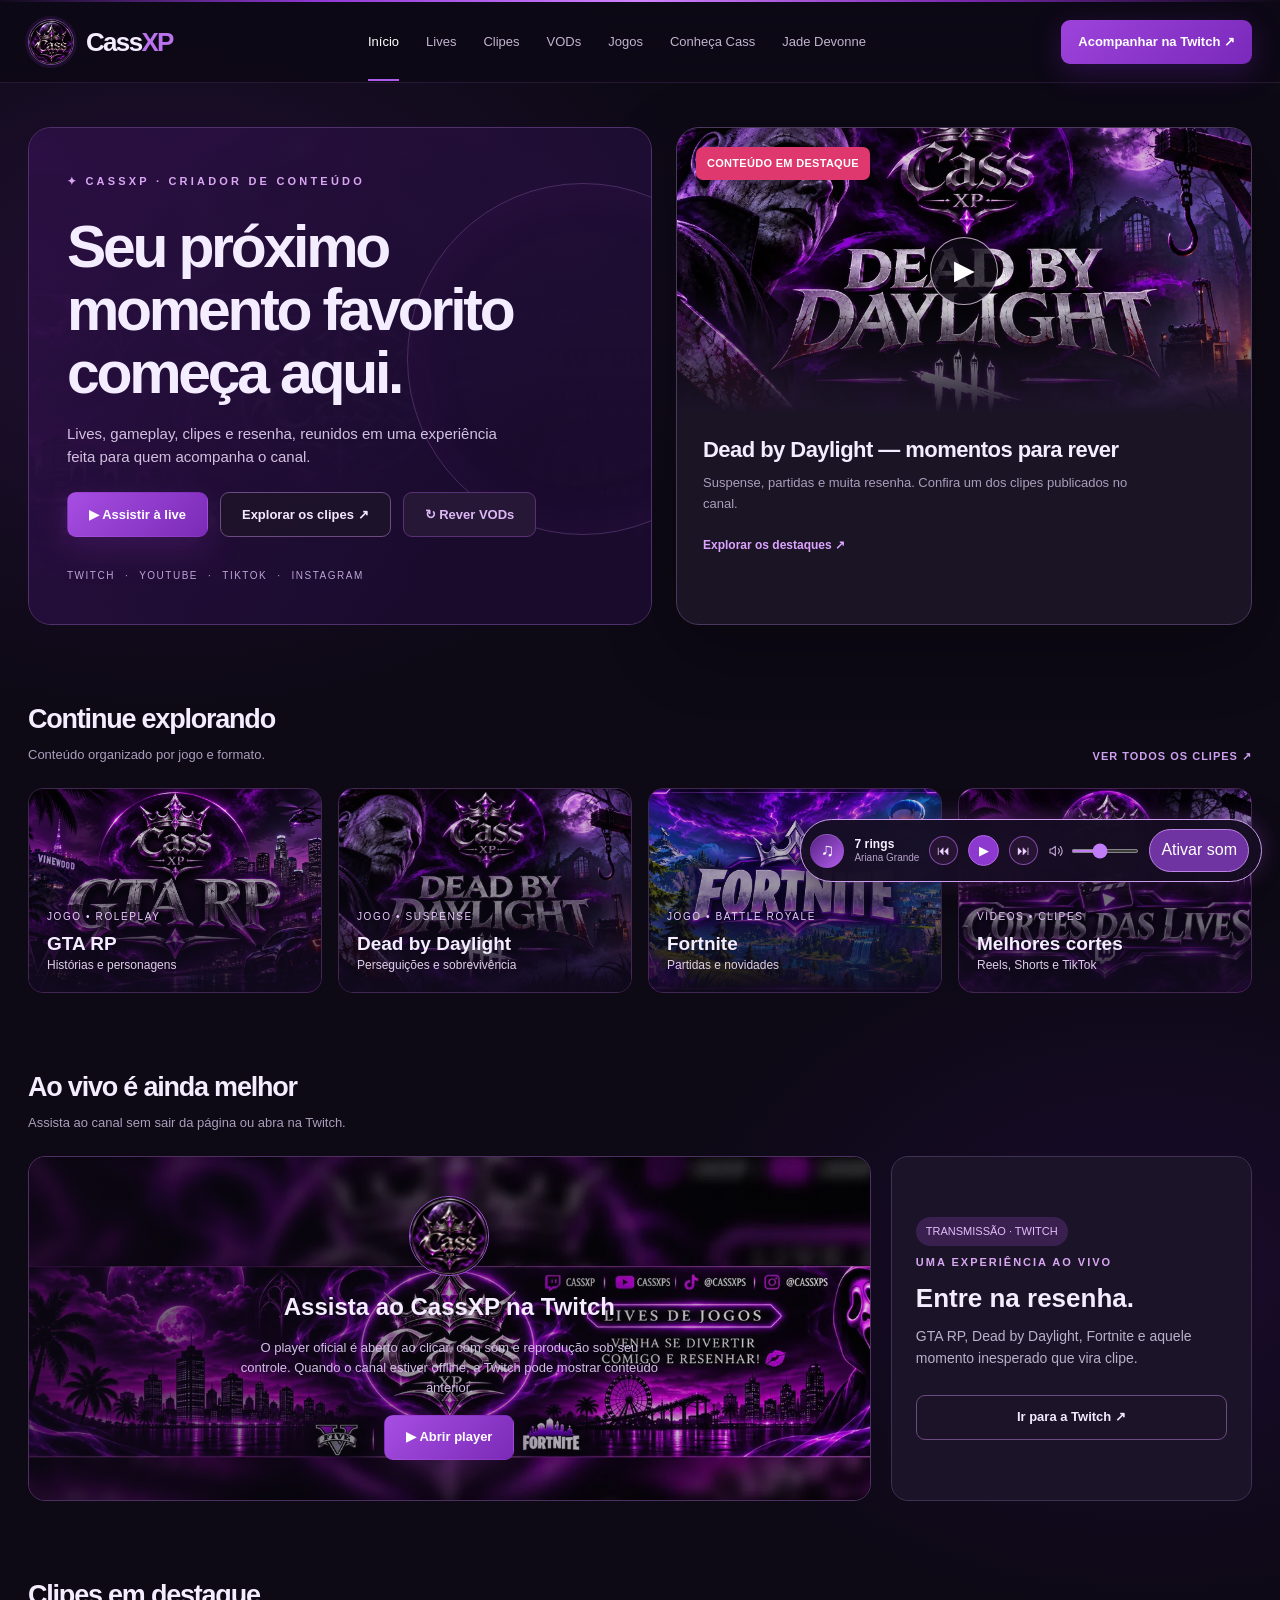
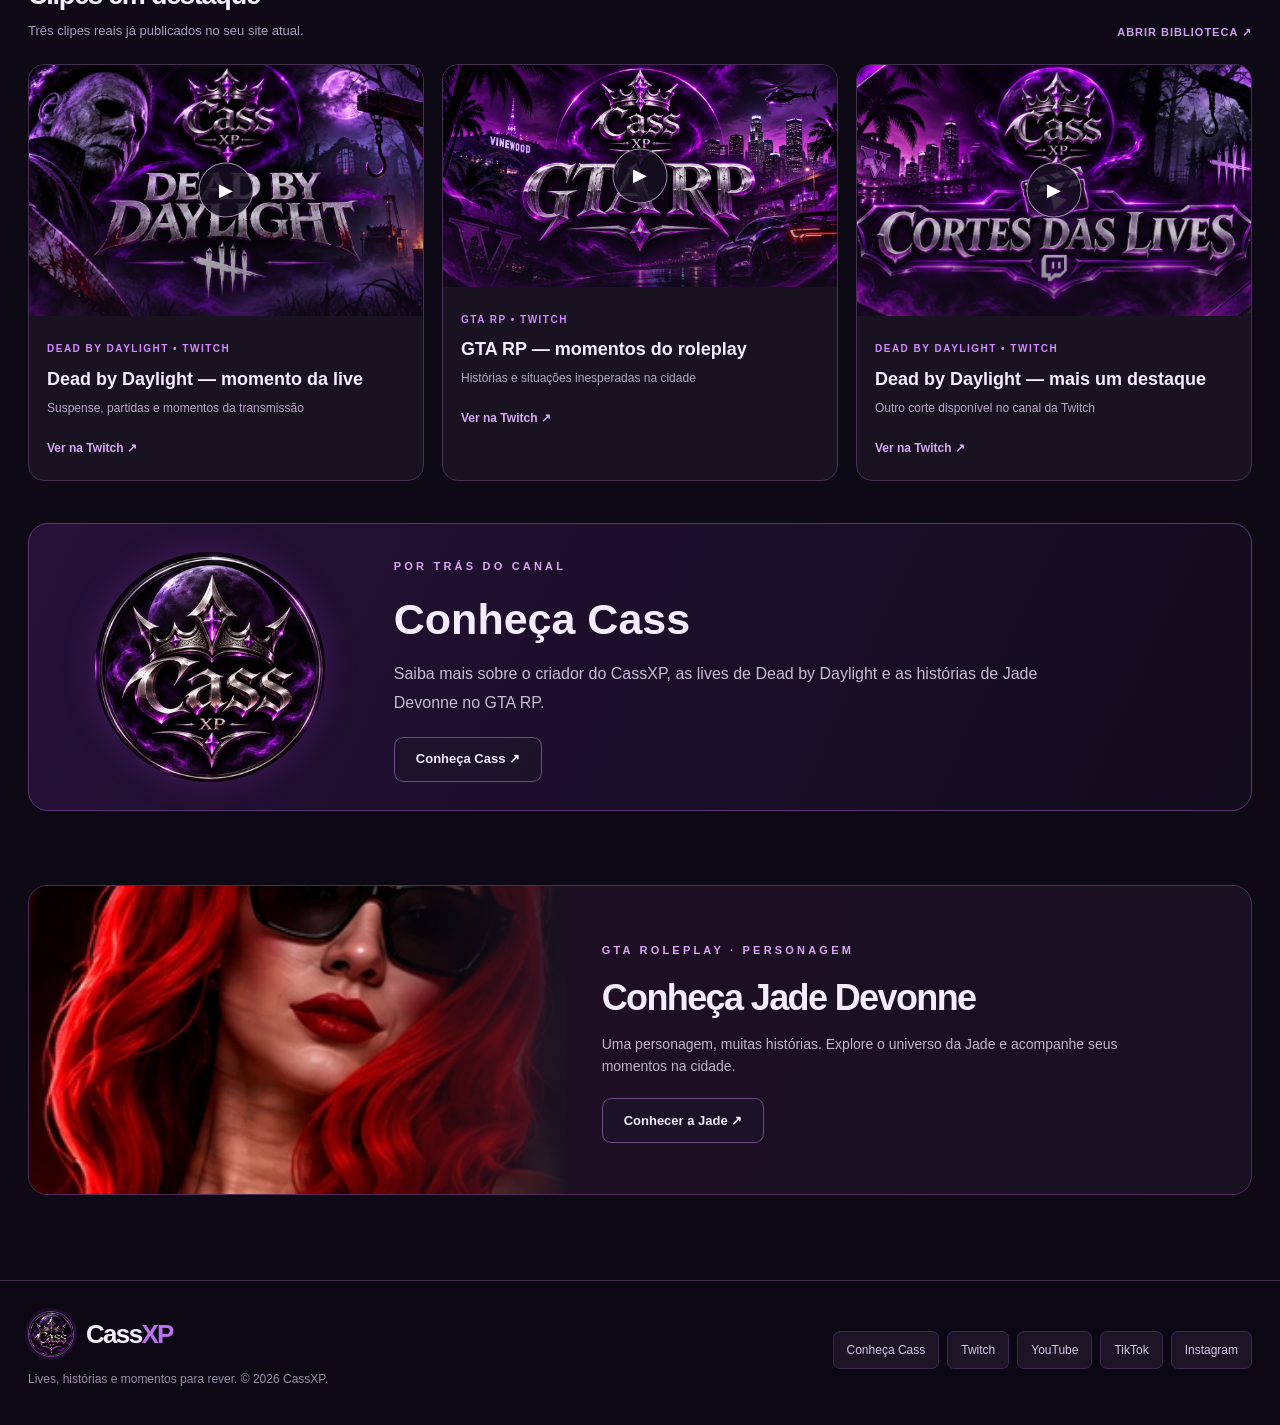
<file: index.html>
<!DOCTYPE html>
<html lang="pt-BR"><head><meta charset="utf-8"/><meta content="width=device-width,initial-scale=1" name="viewport"/><meta content="#100b18" name="theme-color"/><meta content="Site oficial do CassXP: acompanhe lives na Twitch, reveja VODs e clipes de GTA RP, Dead by Daylight, Fortnite e a jornada de Jade Devonne." name="description"/><meta content="cgGxLoOgj_sNu0-tRj6aIjjwA-kkKlkvAvhUZOWp7S4" name="google-site-verification"/><title>CassXP — Site Oficial | Clipes, Vods, Lives de GTA RP, Dead By Daylight e mais!</title><link rel="icon" href="/favicon-cassxp.ico?v=20261111b" type="image/x-icon"/><link href="https://cassxp.github.io/" rel="canonical"/><link href="styles.css?v=20261111-magia-2-5s" rel="stylesheet"/><meta content="website" property="og:type"/><meta content="CassXP" property="og:site_name"/><meta content="CassXP — Site Oficial | Clipes, Vods, Lives de GTA RP, Dead By Daylight e mais!" property="og:title"/><meta content="Site oficial do CassXP: acompanhe lives na Twitch, reveja VODs e clipes de GTA RP, Dead by Daylight, Fortnite e a jornada de Jade Devonne." property="og:description"/><meta content="https://cassxp.github.io/assets/brand-banner.webp" property="og:image"/><script type="application/ld+json">{"@context":"https://schema.org","@type":"WebSite","name":"CassXP","url":"https://cassxp.github.io/","description":"Canal oficial do CassXP: lives na Twitch, VODs, clipes, GTA RP, Dead by Daylight, Fortnite e Jade Devonne."}</script></head><body><div class="top-accent"></div><header class="site-header"><div class="container header-row"><a aria-label="CassXP início" class="brand" href="index.html"><img alt="Logo CassXP com coroa" src="assets/avatar.webp"/><span>Cass<strong>XP</strong></span></a><nav aria-label="Menu principal" class="nav" id="main-nav"><a aria-current="page" href="index.html">Início</a><a href="lives.html">Lives</a><a href="clips.html">Clipes</a><a href="vods.html">VODs</a><a href="index.html#jogos">Jogos</a><a href="conheca-cass.html">Conheça Cass</a><a href="jadedevonne.html">Jade Devonne</a></nav><a class="header-cta" href="https://www.twitch.tv/cassxp" rel="noopener noreferrer" target="_blank">Acompanhar na Twitch ↗</a><button aria-controls="main-nav" aria-expanded="false" aria-label="Abrir menu" class="menu-toggle">☰</button></div></header><main class="page-main"><section class="hero"><div class="container hero-grid"><div class="hero-copy"><span class="eyebrow">✦ CASSXP · CRIADOR DE CONTEÚDO</span><h1>Seu próximo momento favorito começa aqui.</h1><p>Lives, gameplay, clipes e resenha, reunidos em uma experiência feita para quem acompanha o canal.</p><div class="actions"><button class="btn btn-primary" data-id="cassxp" data-media="channel" data-title="CassXP ao vivo na Twitch">▶ Assistir à live</button><a class="btn btn-secondary" href="clips.html">Explorar os clipes ↗</a><a class="btn btn-quiet" href="vods.html">↻ Rever VODs</a></div><div class="hero-mini"><a href="https://www.twitch.tv/cassxp" rel="noopener noreferrer" target="_blank">Twitch</a>·<a href="https://www.youtube.com/@cassxps" rel="noopener noreferrer" target="_blank">YouTube</a>·<a href="https://www.tiktok.com/@cassxps" rel="noopener noreferrer" target="_blank">TikTok</a>·<a href="https://www.instagram.com/cassxps/" rel="noopener noreferrer" target="_blank">Instagram</a></div></div><article class="hero-feature"><div class="feature-media"><span class="pill-feature">CONTEÚDO EM DESTAQUE</span><button aria-label="Assistir clipe destacado" class="watch-circle" data-id="InventiveGeniusCroquetteSmoocherZ-tDJomPFxBp4kDLpW" data-media="clip" data-title="Dead by Daylight — momento da live">▶</button></div><div class="feature-bottom"><h2>Dead by Daylight — momentos para rever</h2><p>Suspense, partidas e muita resenha. Confira um dos clipes publicados no canal.</p><a class="inline-link" href="clips.html">Explorar os destaques ↗</a></div></article></div></section>
<section class="section" id="jogos"><div class="container"><div class="section-heading"><div><h2>Continue explorando</h2><p>Conteúdo organizado por jogo e formato.</p></div><a href="clips.html">Ver todos os clipes ↗</a></div><div class="game-grid"><a class="game-card" href="clips.html?jogo=gta"><img alt="Capa oficial da seção GTA RP com cidade noturna e título GTA RP" loading="lazy" src="assets/gta.webp"/><div class="game-card-content"><span>Jogo • Roleplay</span><h3>GTA RP</h3><p>Histórias e personagens</p></div></a><a class="game-card" href="clips.html?jogo=dbd"><img alt="Cenário sombrio de Dead by Daylight" loading="lazy" src="assets/dbd.webp"/><div class="game-card-content"><span>Jogo • Suspense</span><h3>Dead by Daylight</h3><p>Perseguições e sobrevivência</p></div></a><a class="game-card" href="clips.html?jogo=all"><img alt="Capa de Fortnite com ilha, ônibus de batalha e o título Fortnite" loading="lazy" src="assets/fortnite.webp"/><div class="game-card-content"><span>Jogo • Battle royale</span><h3>Fortnite</h3><p>Partidas e novidades</p></div></a><a class="game-card" href="clips.html"><img alt="Identidade CassXP para cortes e vídeos" loading="lazy" src="assets/cortes.webp"/><div class="game-card-content"><span>Vídeos • Clipes</span><h3>Melhores cortes</h3><p>Reels, Shorts e TikTok</p></div></a></div></div></section>
<section class="section" id="lives"><div class="container"><div class="section-heading"><div><h2>Ao vivo é ainda melhor</h2><p>Assista ao canal sem sair da página ou abra na Twitch.</p></div></div><div class="live-layout"><div class="player-box"><div class="player-cover"><img alt="Coroa prateada CassXP" src="assets/avatar.webp"/><strong>Assista ao CassXP na Twitch</strong><p>O player oficial é aberto ao clicar, com som e reprodução sob seu controle. Quando o canal estiver offline, a Twitch pode mostrar conteúdo anterior.</p><button class="btn btn-primary" data-id="cassxp" data-media="channel" data-title="Canal CassXP na Twitch">▶ Abrir player</button></div></div><aside class="live-aside"><span class="mini-label">TRANSMISSÃO · TWITCH</span><span class="eyebrow">UMA EXPERIÊNCIA AO VIVO</span><h3>Entre na resenha.</h3><p>GTA RP, Dead by Daylight, Fortnite e aquele momento inesperado que vira clipe.</p><a class="btn btn-secondary" href="https://www.twitch.tv/cassxp" rel="noopener noreferrer" target="_blank">Ir para a Twitch ↗</a></aside></div></div></section>
<section class="section" id="clipes"><div class="container"><div class="section-heading"><div><h2>Clipes em destaque</h2><p>Três clipes reais já publicados no seu site atual.</p></div><a href="clips.html">Abrir biblioteca ↗</a></div><div class="clips-grid"><article class="clip-card" data-game="dbd"><div class="clip-media"><img alt="Capa CassXP de Dead by Daylight" loading="lazy" src="assets/dbd.webp"/><button aria-label="Reproduzir Dead by Daylight — momento da live" class="play-chip" data-id="InventiveGeniusCroquetteSmoocherZ-tDJomPFxBp4kDLpW" data-media="clip" data-title="Dead by Daylight — momento da live">▶</button></div><div class="clip-info"><span class="clip-tag">Dead by Daylight • Twitch</span><h3>Dead by Daylight — momento da live</h3><p>Suspense, partidas e momentos da transmissão</p><a href="https://www.twitch.tv/cassxp/clip/InventiveGeniusCroquetteSmoocherZ-tDJomPFxBp4kDLpW" rel="noopener noreferrer" target="_blank">Ver na Twitch ↗</a></div></article><article class="clip-card" data-game="gta"><div class="clip-media"><img alt="Capa CassXP de GTA RP" loading="lazy" src="assets/gta.webp"/><button aria-label="Reproduzir GTA RP — momentos do roleplay" class="play-chip" data-id="SuspiciousCarefulPheasantOSsloth-zF2IuhRCfV8XvX3c" data-media="clip" data-title="GTA RP — momentos do roleplay">▶</button></div><div class="clip-info"><span class="clip-tag">GTA RP • Twitch</span><h3>GTA RP — momentos do roleplay</h3><p>Histórias e situações inesperadas na cidade</p><a href="https://www.twitch.tv/cassxp/clip/SuspiciousCarefulPheasantOSsloth-zF2IuhRCfV8XvX3c" rel="noopener noreferrer" target="_blank">Ver na Twitch ↗</a></div></article><article class="clip-card" data-game="dbd"><div class="clip-media"><img alt="Capa CassXP de Dead by Daylight" loading="lazy" src="assets/cortes.webp"/><button aria-label="Reproduzir Dead by Daylight — mais um destaque" class="play-chip" data-id="PrettiestCredulousCodNerfRedBlaster-osHDmoGFWqBxpXr8" data-media="clip" data-title="Dead by Daylight — mais um destaque">▶</button></div><div class="clip-info"><span class="clip-tag">Dead by Daylight • Twitch</span><h3>Dead by Daylight — mais um destaque</h3><p>Outro corte disponível no canal da Twitch</p><a href="https://www.twitch.tv/cassxp/clip/PrettiestCredulousCodNerfRedBlaster-osHDmoGFWqBxpXr8" rel="noopener noreferrer" target="_blank">Ver na Twitch ↗</a></div></article></div></div></section>
<section class="section cass-about-teaser"><div class="container"><div class="cass-teaser"><div class="cass-teaser-symbol"><img alt="Emblema com coroa e identidade CassXP" loading="lazy" src="assets/avatar.webp"/></div><div class="cass-teaser-copy"><span class="eyebrow">POR TRÁS DO CANAL</span><h2>Conheça Cass</h2><p>Saiba mais sobre o criador do CassXP, as lives de Dead by Daylight e as histórias de Jade Devonne no GTA RP.</p><a class="btn btn-secondary" href="conheca-cass.html">Conheça Cass ↗</a></div></div></div></section><section class="section"><div class="container"><div class="jade-strip"><div aria-label="Retrato de Jade Devonne, de cabelos vermelhos, óculos escuros e roupa preta" class="jade-art" role="img"></div><div class="jade-copy"><span class="eyebrow">GTA ROLEPLAY · PERSONAGEM</span><h2>Conheça Jade Devonne</h2><p>Uma personagem, muitas histórias. Explore o universo da Jade e acompanhe seus momentos na cidade.</p><a class="btn btn-secondary" href="jadedevonne.html">Conhecer a Jade ↗</a></div></div></div></section></main><footer class="site-footer"><div class="container footer-grid"><div><a class="brand" href="index.html"><img alt="Símbolo CassXP" loading="lazy" src="assets/avatar.webp"/><span>Cass<strong>XP</strong></span></a><p>Lives, histórias e momentos para rever. © 2026 CassXP.</p></div><div class="social-links"><a href="conheca-cass.html">Conheça Cass</a><a href="https://www.twitch.tv/cassxp" rel="noopener noreferrer" target="_blank">Twitch</a><a href="https://www.youtube.com/@cassxps" rel="noopener noreferrer" target="_blank">YouTube</a><a href="https://www.tiktok.com/@cassxps" rel="noopener noreferrer" target="_blank">TikTok</a><a href="https://www.instagram.com/cassxps/" rel="noopener noreferrer" target="_blank">Instagram</a></div></div></footer><dialog aria-labelledby="media-title" class="modal" id="media-modal"><div class="modal-shell"><div class="modal-head"><h2 id="media-title">CassXP</h2><button aria-label="Fechar player" class="modal-close">×</button></div><div class="embed-stage" id="media-stage"></div><div class="modal-foot"><small>Conteúdo incorporado diretamente da Twitch.</small><a class="inline-link" href="https://www.twitch.tv/cassxp" id="media-external" rel="noopener noreferrer" target="_blank">Abrir na Twitch ↗</a></div></div></dialog><script defer="" src="app.js?v=20261111-vods"></script><script defer="" src="music-player.js?v=20261111-magia-2-5s"></script></body></html>
</file>
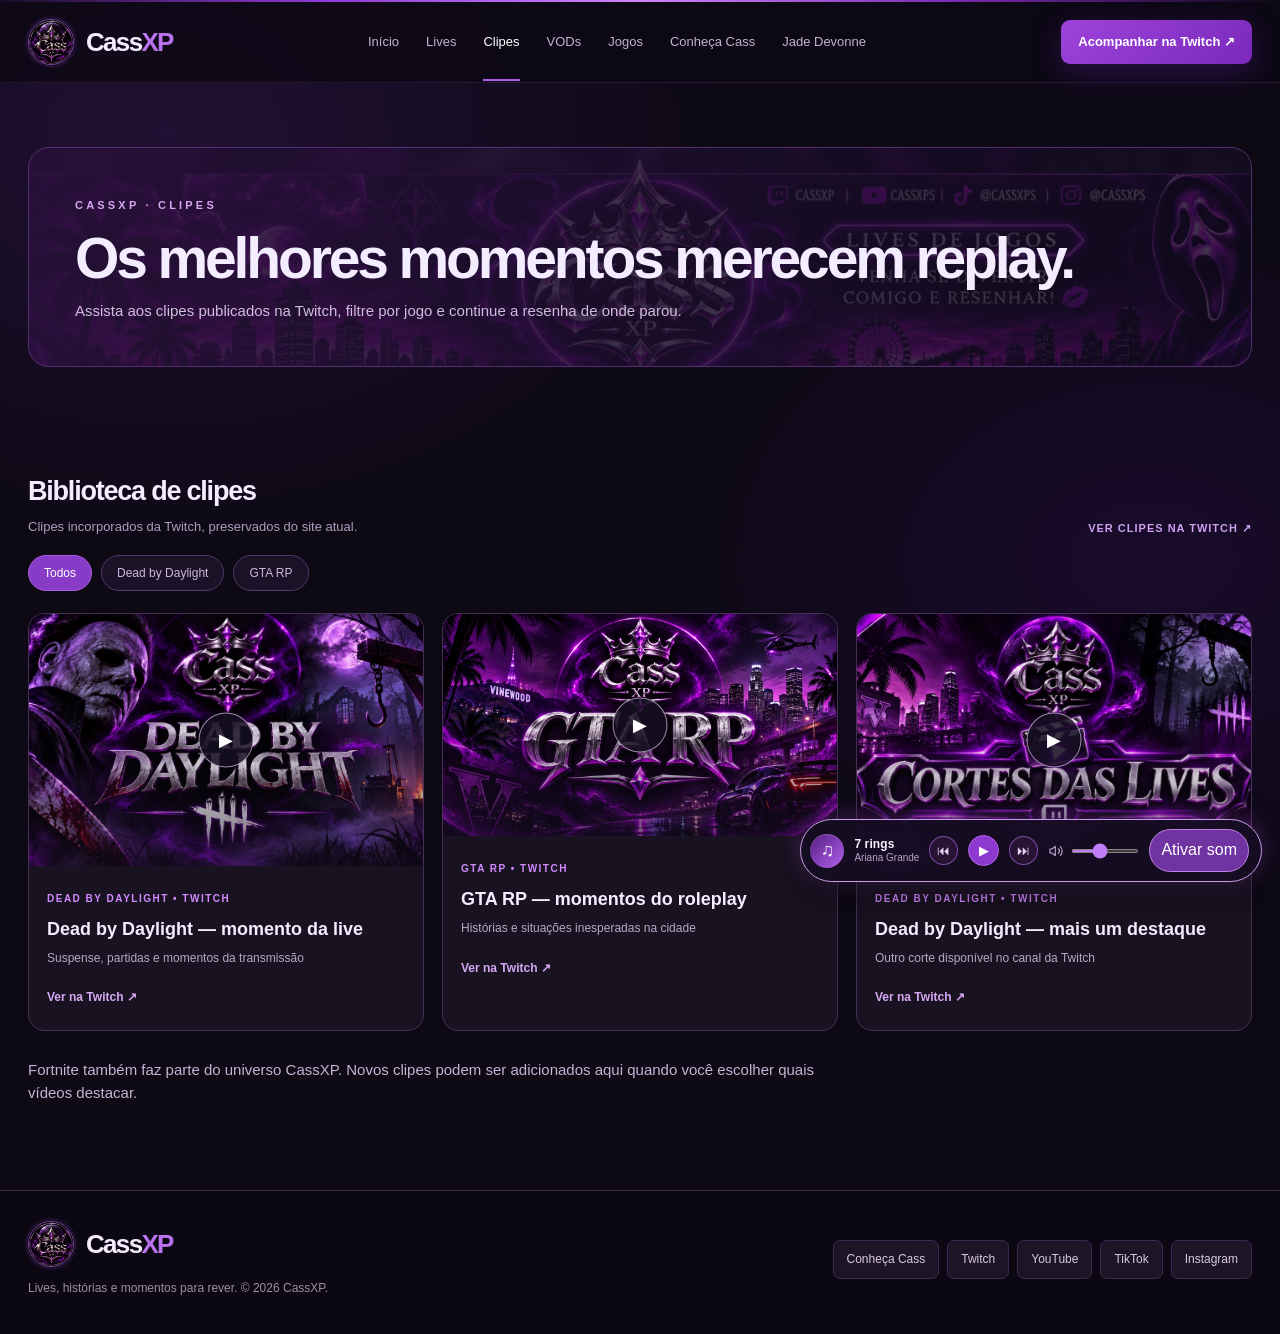
<file: clips.html>
<!DOCTYPE html>
<html lang="pt-BR"><head><meta charset="utf-8"/><meta content="width=device-width,initial-scale=1" name="viewport"/><meta content="#100b18" name="theme-color"/><meta content="Assista aos clipes de CassXP na Twitch: Dead by Daylight e GTA RP." name="description"/><meta content="cgGxLoOgj_sNu0-tRj6aIjjwA-kkKlkvAvhUZOWp7S4" name="google-site-verification"/><title>Clipes | CassXP</title><link rel="icon" href="/favicon-cassxp.ico?v=20261111b" type="image/x-icon"/><link href="https://cassxp.github.io/clips.html" rel="canonical"/><link href="styles.css?v=20261111-magia-2-5s" rel="stylesheet"/><meta content="website" property="og:type"/><meta content="CassXP" property="og:site_name"/><meta content="Clipes | CassXP" property="og:title"/><meta content="Assista aos clipes de CassXP na Twitch: Dead by Daylight e GTA RP." property="og:description"/><meta content="https://cassxp.github.io/assets/brand-banner.webp" property="og:image"/><script type="application/ld+json">{"@context":"https://schema.org","@type":"WebSite","name":"CassXP","url":"https://cassxp.github.io/","description":"Criador de conteúdo, lives de GTA RP, Dead by Daylight e Fortnite."}</script></head><body><div class="top-accent"></div><header class="site-header"><div class="container header-row"><a aria-label="CassXP início" class="brand" href="index.html"><img alt="Logo CassXP com coroa" src="assets/avatar.webp"/><span>Cass<strong>XP</strong></span></a><nav aria-label="Menu principal" class="nav" id="main-nav"><a href="index.html">Início</a><a href="lives.html">Lives</a><a aria-current="page" href="clips.html">Clipes</a><a href="vods.html">VODs</a><a href="index.html#jogos">Jogos</a><a href="conheca-cass.html">Conheça Cass</a><a href="jadedevonne.html">Jade Devonne</a></nav><a class="header-cta" href="https://www.twitch.tv/cassxp" rel="noopener noreferrer" target="_blank">Acompanhar na Twitch ↗</a><button aria-controls="main-nav" aria-expanded="false" aria-label="Abrir menu" class="menu-toggle">☰</button></div></header><main class="page-main"><div class="sub-hero"><div class="container"><div class="sub-hero-panel"><span class="eyebrow">CASSXP · CLIPES</span><h1>Os melhores momentos merecem replay.</h1><p>Assista aos clipes publicados na Twitch, filtre por jogo e continue a resenha de onde parou.</p></div></div></div><section class="section"><div class="container"><div class="section-heading"><div><h2>Biblioteca de clipes</h2><p>Clipes incorporados da Twitch, preservados do site atual.</p></div><a href="https://www.twitch.tv/cassxp/clips" rel="noopener noreferrer" target="_blank">Ver clipes na Twitch ↗</a></div><div aria-label="Filtrar clipes" class="filter-row"><button aria-pressed="true" class="filter" data-filter="all">Todos</button><button aria-pressed="false" class="filter" data-filter="dbd">Dead by Daylight</button><button aria-pressed="false" class="filter" data-filter="gta">GTA RP</button></div><div class="clips-grid"><article class="clip-card" data-game="dbd"><div class="clip-media"><img alt="Capa CassXP de Dead by Daylight" loading="lazy" src="assets/dbd.webp"/><button aria-label="Reproduzir Dead by Daylight — momento da live" class="play-chip" data-id="InventiveGeniusCroquetteSmoocherZ-tDJomPFxBp4kDLpW" data-media="clip" data-title="Dead by Daylight — momento da live">▶</button></div><div class="clip-info"><span class="clip-tag">Dead by Daylight • Twitch</span><h3>Dead by Daylight — momento da live</h3><p>Suspense, partidas e momentos da transmissão</p><a href="https://www.twitch.tv/cassxp/clip/InventiveGeniusCroquetteSmoocherZ-tDJomPFxBp4kDLpW" rel="noopener noreferrer" target="_blank">Ver na Twitch ↗</a></div></article><article class="clip-card" data-game="gta"><div class="clip-media"><img alt="Capa CassXP de GTA RP" loading="lazy" src="assets/gta.webp"/><button aria-label="Reproduzir GTA RP — momentos do roleplay" class="play-chip" data-id="SuspiciousCarefulPheasantOSsloth-zF2IuhRCfV8XvX3c" data-media="clip" data-title="GTA RP — momentos do roleplay">▶</button></div><div class="clip-info"><span class="clip-tag">GTA RP • Twitch</span><h3>GTA RP — momentos do roleplay</h3><p>Histórias e situações inesperadas na cidade</p><a href="https://www.twitch.tv/cassxp/clip/SuspiciousCarefulPheasantOSsloth-zF2IuhRCfV8XvX3c" rel="noopener noreferrer" target="_blank">Ver na Twitch ↗</a></div></article><article class="clip-card" data-game="dbd"><div class="clip-media"><img alt="Capa CassXP de Dead by Daylight" loading="lazy" src="assets/cortes.webp"/><button aria-label="Reproduzir Dead by Daylight — mais um destaque" class="play-chip" data-id="PrettiestCredulousCodNerfRedBlaster-osHDmoGFWqBxpXr8" data-media="clip" data-title="Dead by Daylight — mais um destaque">▶</button></div><div class="clip-info"><span class="clip-tag">Dead by Daylight • Twitch</span><h3>Dead by Daylight — mais um destaque</h3><p>Outro corte disponível no canal da Twitch</p><a href="https://www.twitch.tv/cassxp/clip/PrettiestCredulousCodNerfRedBlaster-osHDmoGFWqBxpXr8" rel="noopener noreferrer" target="_blank">Ver na Twitch ↗</a></div></article></div><p class="long-intro" style="margin-top:27px">Fortnite também faz parte do universo CassXP. Novos clipes podem ser adicionados aqui quando você escolher quais vídeos destacar.</p></div></section></main><footer class="site-footer"><div class="container footer-grid"><div><a class="brand" href="index.html"><img alt="Símbolo CassXP" loading="lazy" src="assets/avatar.webp"/><span>Cass<strong>XP</strong></span></a><p>Lives, histórias e momentos para rever. © 2026 CassXP.</p></div><div class="social-links"><a href="conheca-cass.html">Conheça Cass</a><a href="https://www.twitch.tv/cassxp" rel="noopener noreferrer" target="_blank">Twitch</a><a href="https://www.youtube.com/@cassxps" rel="noopener noreferrer" target="_blank">YouTube</a><a href="https://www.tiktok.com/@cassxps" rel="noopener noreferrer" target="_blank">TikTok</a><a href="https://www.instagram.com/cassxps/" rel="noopener noreferrer" target="_blank">Instagram</a></div></div></footer><dialog aria-labelledby="media-title" class="modal" id="media-modal"><div class="modal-shell"><div class="modal-head"><h2 id="media-title">CassXP</h2><button aria-label="Fechar player" class="modal-close">×</button></div><div class="embed-stage" id="media-stage"></div><div class="modal-foot"><small>Conteúdo incorporado diretamente da Twitch.</small><a class="inline-link" href="https://www.twitch.tv/cassxp" id="media-external" rel="noopener noreferrer" target="_blank">Abrir na Twitch ↗</a></div></div></dialog><script defer="" src="app.js?v=20261111-vods"></script><script defer="" src="music-player.js?v=20261111-magia-2-5s"></script></body></html>
</file>
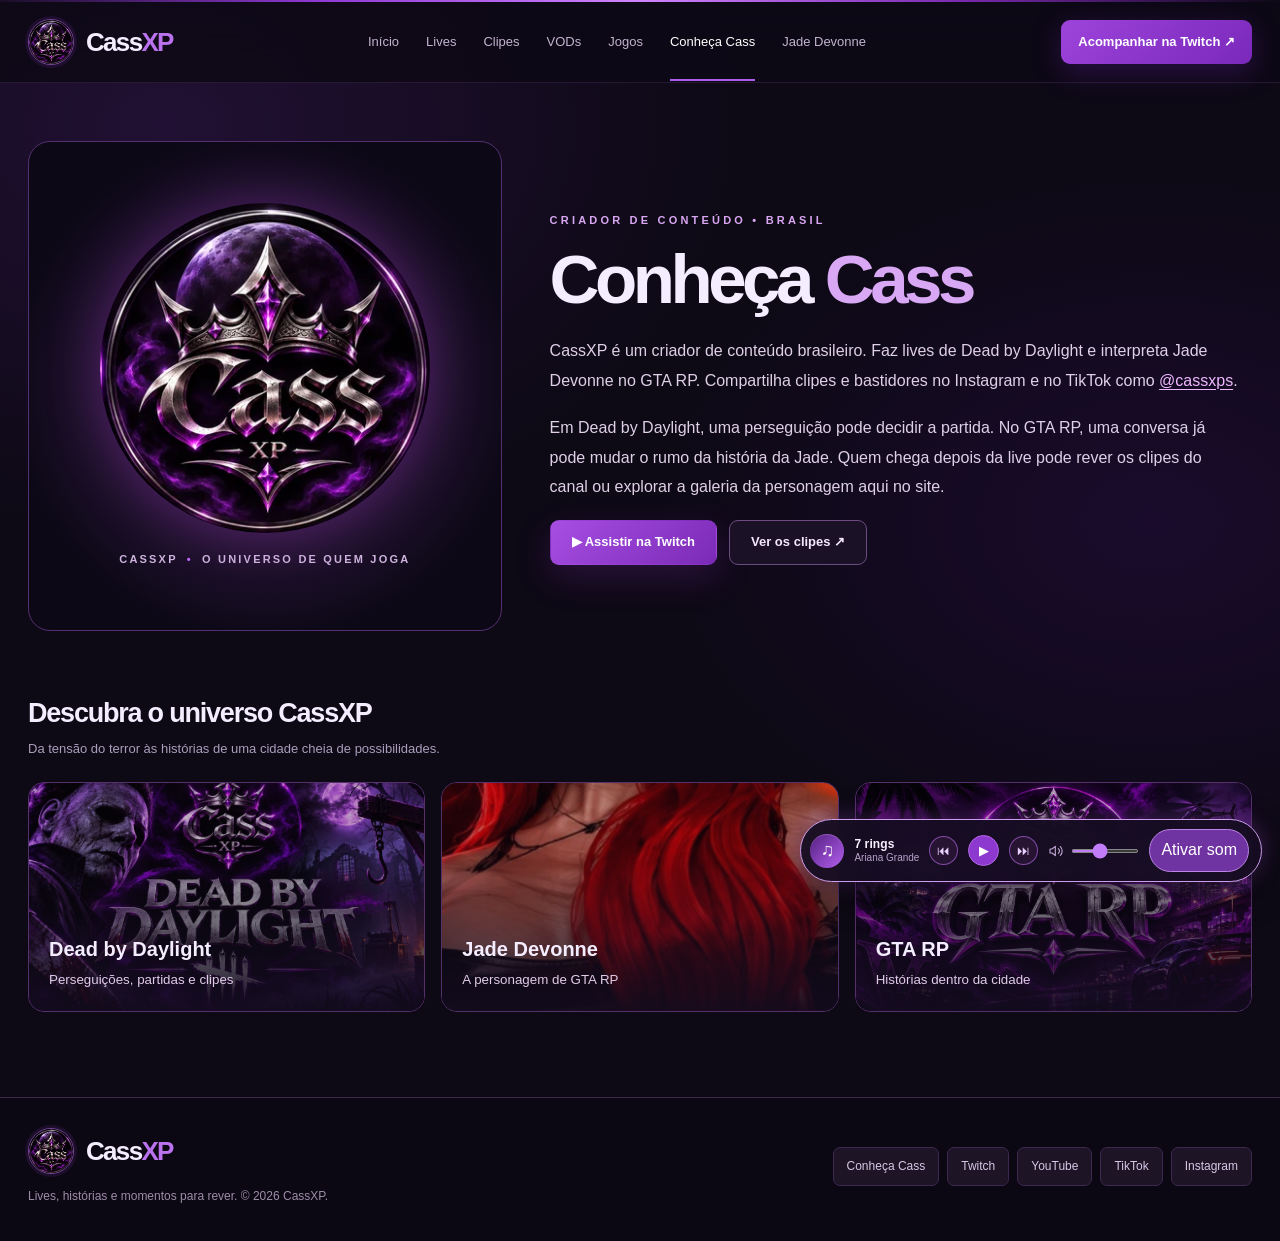
<file: conheca-cass.html>
<!DOCTYPE html>

<html lang="pt-BR"><head><meta charset="utf-8"/><meta content="width=device-width,initial-scale=1" name="viewport"/><meta content="#100b18" name="theme-color"/><meta content="Conheça Cass, criador de conteúdo brasileiro do CassXP. Lives de Dead by Daylight, GTA RP, Jade Devonne e clipes de gaming." name="description"/><meta content="cgGxLoOgj_sNu0-tRj6aIjjwA-kkKlkvAvhUZOWp7S4" name="google-site-verification"/><title>Conheça Cass | Criador do CassXP</title><link rel="icon" href="/favicon-cassxp.ico?v=20261111b" type="image/x-icon"/><link href="https://cassxp.github.io/conheca-cass.html" rel="canonical"/><link href="styles.css?v=20261111-magia-2-5s" rel="stylesheet"/><meta content="website" property="og:type"/><meta content="CassXP" property="og:site_name"/><meta content="Conheça Cass | Criador do CassXP" property="og:title"/><meta content="CassXP é um criador de conteúdo brasileiro: acompanhe lives de Dead by Daylight, histórias de Jade Devonne no GTA RP e clipes do canal." property="og:description"/><meta content="https://cassxp.github.io/assets/brand-banner.webp" property="og:image"/><script type="application/ld+json">{"@context":"https://schema.org","@type":"WebSite","name":"CassXP","url":"https://cassxp.github.io/","description":"Criador de conteúdo, lives de GTA RP, Dead by Daylight e Fortnite."}</script></head><body><div class="top-accent"></div><header class="site-header"><div class="container header-row"><a aria-label="CassXP início" class="brand" href="index.html"><img alt="Logo CassXP com coroa" src="assets/avatar.webp"/><span>Cass<strong>XP</strong></span></a><nav aria-label="Menu principal" class="nav" id="main-nav"><a href="index.html">Início</a><a href="lives.html">Lives</a><a href="clips.html">Clipes</a><a href="vods.html">VODs</a><a href="index.html#jogos">Jogos</a><a aria-current="page" href="conheca-cass.html">Conheça Cass</a><a href="jadedevonne.html">Jade Devonne</a></nav><a class="header-cta" href="https://www.twitch.tv/cassxp" rel="noopener noreferrer" target="_blank">Acompanhar na Twitch ↗</a><button aria-controls="main-nav" aria-expanded="false" aria-label="Abrir menu" class="menu-toggle">☰</button></div></header><main class="page-main"><section class="cass-about-hero"><div class="container"><div class="cass-about-grid"><div class="cass-about-logo"><div class="cass-about-halo"><img alt="Logo oficial CassXP com coroa prateada, lua roxa e texto Cass XP" fetchpriority="high" src="assets/avatar.webp"/></div><div class="cass-signature">CASSXP <span>•</span> O UNIVERSO DE QUEM JOGA</div></div><div class="cass-about-copy"><span class="eyebrow">CRIADOR DE CONTEÚDO • BRASIL</span><h1>Conheça <em>Cass</em></h1><p>CassXP é um criador de conteúdo brasileiro. Faz lives de Dead by Daylight e interpreta Jade Devonne no GTA RP. Compartilha clipes e bastidores no Instagram e no TikTok como <a href="https://www.instagram.com/cassxps/" rel="noopener noreferrer" target="_blank">@cassxps</a>.</p><p>Em Dead by Daylight, uma perseguição pode decidir a partida. No GTA RP, uma conversa já pode mudar o rumo da história da Jade. Quem chega depois da live pode rever os clipes do canal ou explorar a galeria da personagem aqui no site.</p><div class="actions"><a class="btn btn-primary" href="https://www.twitch.tv/cassxp" rel="noopener noreferrer" target="_blank">▶ Assistir na Twitch</a><a class="btn btn-secondary" href="clips.html">Ver os clipes ↗</a></div></div></div></div></section><section class="section cass-about-lower"><div class="container"><div class="section-heading"><div><h2>Descubra o universo CassXP</h2><p>Da tensão do terror às histórias de uma cidade cheia de possibilidades.</p></div></div><div class="cass-about-links"><a href="clips.html?jogo=dbd"><img alt="Dead by Daylight" loading="lazy" src="assets/dbd.webp"/><span>Dead by Daylight</span><small>Perseguições, partidas e clipes</small></a><a href="jadedevonne.html"><img alt="Jade Devonne" loading="lazy" src="assets/jade-photo.webp"/><span>Jade Devonne</span><small>A personagem de GTA RP</small></a><a href="clips.html?jogo=gta"><img alt="GTA RP" loading="lazy" src="assets/gta.webp"/><span>GTA RP</span><small>Histórias dentro da cidade</small></a></div></div></section></main><footer class="site-footer"><div class="container footer-grid"><div><a class="brand" href="index.html"><img alt="Símbolo CassXP" loading="lazy" src="assets/avatar.webp"/><span>Cass<strong>XP</strong></span></a><p>Lives, histórias e momentos para rever. © 2026 CassXP.</p></div><div class="social-links"><a href="conheca-cass.html">Conheça Cass</a><a href="https://www.twitch.tv/cassxp" rel="noopener noreferrer" target="_blank">Twitch</a><a href="https://www.youtube.com/@cassxps" rel="noopener noreferrer" target="_blank">YouTube</a><a href="https://www.tiktok.com/@cassxps" rel="noopener noreferrer" target="_blank">TikTok</a><a href="https://www.instagram.com/cassxps/" rel="noopener noreferrer" target="_blank">Instagram</a></div></div></footer><dialog aria-labelledby="media-title" class="modal" id="media-modal"><div class="modal-shell"><div class="modal-head"><h2 id="media-title">CassXP</h2><button aria-label="Fechar player" class="modal-close">×</button></div><div class="embed-stage" id="media-stage"></div><div class="modal-foot"><small>Conteúdo incorporado diretamente da Twitch.</small><a class="inline-link" href="https://www.twitch.tv/cassxp" id="media-external" rel="noopener noreferrer" target="_blank">Abrir na Twitch ↗</a></div></div></dialog><script defer="" src="app.js?v=20261111-vods"></script><script defer="" src="music-player.js?v=20261111-magia-2-5s"></script></body></html>
</file>
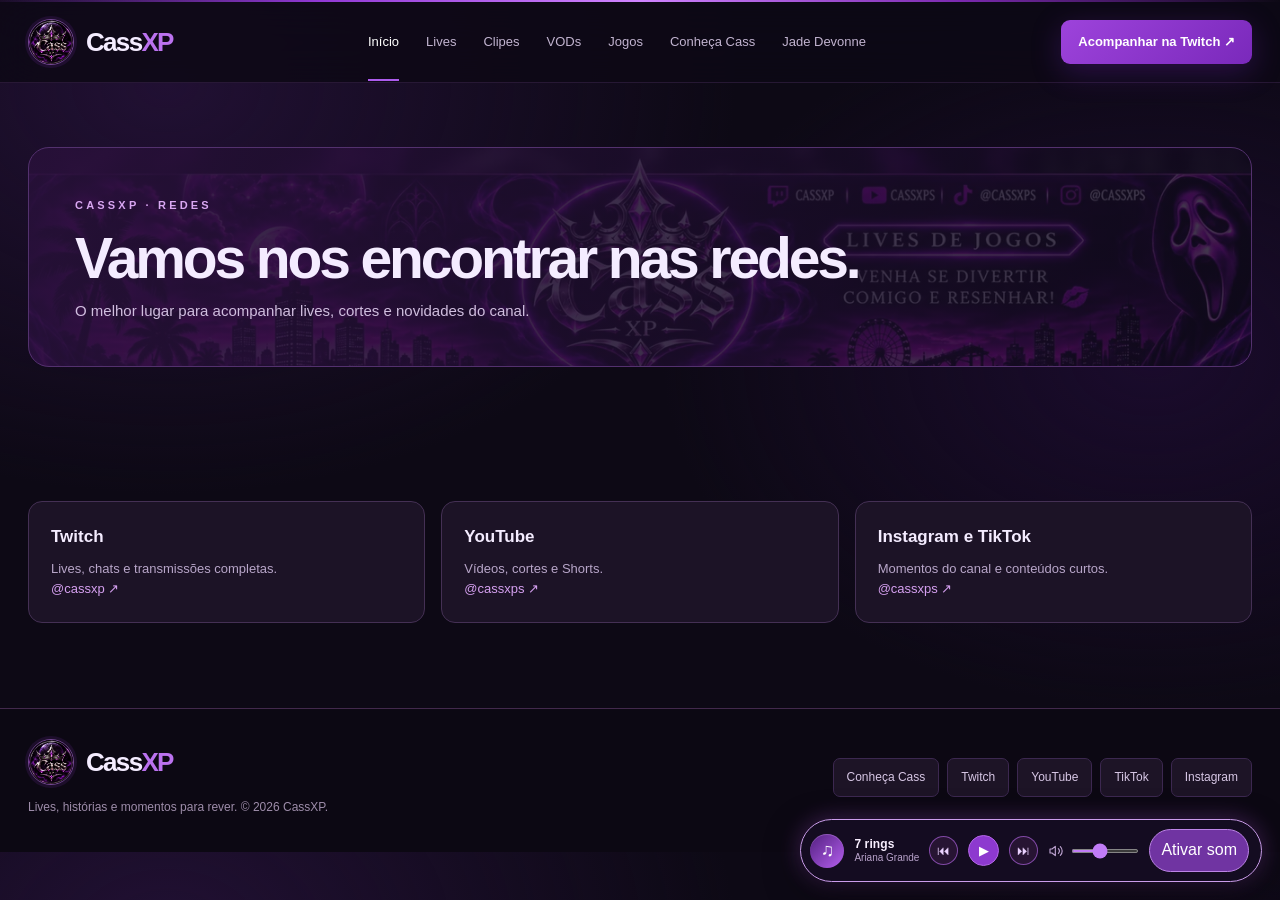
<file: contact.html>
<!DOCTYPE html>
<html lang="pt-BR"><head><meta charset="utf-8"/><meta content="width=device-width,initial-scale=1" name="viewport"/><meta content="#100b18" name="theme-color"/><meta content="Site de CassXP: transmissões na Twitch, clipes de GTA RP e Dead by Daylight, Fortnite e histórias de Jade Devonne." name="description"/><meta content="cgGxLoOgj_sNu0-tRj6aIjjwA-kkKlkvAvhUZOWp7S4" name="google-site-verification"/><title>CassXP | Lives, clipes e GTA RP, Dead by Daylight e Fortnite</title><link rel="icon" href="/favicon-cassxp.ico?v=20261111b" type="image/x-icon"/><link href="https://cassxp.github.io/contact.html" rel="canonical"/><link href="styles.css?v=20261111-magia-2-5s" rel="stylesheet"/><meta content="website" property="og:type"/><meta content="CassXP" property="og:site_name"/><meta content="CassXP | Lives, clipes e GTA RP, Dead by Daylight e Fortnite" property="og:title"/><meta content="Site de CassXP: transmissões na Twitch, clipes de GTA RP e Dead by Daylight, Fortnite e histórias de Jade Devonne." property="og:description"/><meta content="https://cassxp.github.io/assets/brand-banner.webp" property="og:image"/><script type="application/ld+json">{"@context":"https://schema.org","@type":"WebSite","name":"CassXP","url":"https://cassxp.github.io/","description":"Criador de conteúdo, lives de GTA RP, Dead by Daylight e Fortnite."}</script></head><body><div class="top-accent"></div><header class="site-header"><div class="container header-row"><a aria-label="CassXP início" class="brand" href="index.html"><img alt="Logo CassXP com coroa" src="assets/avatar.webp"/><span>Cass<strong>XP</strong></span></a><nav aria-label="Menu principal" class="nav" id="main-nav"><a aria-current="page" href="index.html">Início</a><a href="lives.html">Lives</a><a href="clips.html">Clipes</a><a href="vods.html">VODs</a><a href="index.html#jogos">Jogos</a><a href="conheca-cass.html">Conheça Cass</a><a href="jadedevonne.html">Jade Devonne</a></nav><a class="header-cta" href="https://www.twitch.tv/cassxp" rel="noopener noreferrer" target="_blank">Acompanhar na Twitch ↗</a><button aria-controls="main-nav" aria-expanded="false" aria-label="Abrir menu" class="menu-toggle">☰</button></div></header><main class="page-main"><div class="sub-hero"><div class="container"><div class="sub-hero-panel"><span class="eyebrow">CASSXP · REDES</span><h1>Vamos nos encontrar nas redes.</h1><p>O melhor lugar para acompanhar lives, cortes e novidades do canal.</p></div></div></div><section class="section"><div class="container"><div class="info-stack"><div class="info-card"><h3>Twitch</h3><p>Lives, chats e transmissões completas.<br/><a href="https://www.twitch.tv/cassxp" rel="noopener noreferrer" target="_blank">@cassxp ↗</a></p></div><div class="info-card"><h3>YouTube</h3><p>Vídeos, cortes e Shorts.<br/><a href="https://www.youtube.com/@cassxps" rel="noopener noreferrer" target="_blank">@cassxps ↗</a></p></div><div class="info-card"><h3>Instagram e TikTok</h3><p>Momentos do canal e conteúdos curtos.<br/><a href="https://www.instagram.com/cassxps/" rel="noopener noreferrer" target="_blank">@cassxps ↗</a></p></div></div></div></section></main><footer class="site-footer"><div class="container footer-grid"><div><a class="brand" href="index.html"><img alt="Símbolo CassXP" loading="lazy" src="assets/avatar.webp"/><span>Cass<strong>XP</strong></span></a><p>Lives, histórias e momentos para rever. © 2026 CassXP.</p></div><div class="social-links"><a href="conheca-cass.html">Conheça Cass</a><a href="https://www.twitch.tv/cassxp" rel="noopener noreferrer" target="_blank">Twitch</a><a href="https://www.youtube.com/@cassxps" rel="noopener noreferrer" target="_blank">YouTube</a><a href="https://www.tiktok.com/@cassxps" rel="noopener noreferrer" target="_blank">TikTok</a><a href="https://www.instagram.com/cassxps/" rel="noopener noreferrer" target="_blank">Instagram</a></div></div></footer><dialog aria-labelledby="media-title" class="modal" id="media-modal"><div class="modal-shell"><div class="modal-head"><h2 id="media-title">CassXP</h2><button aria-label="Fechar player" class="modal-close">×</button></div><div class="embed-stage" id="media-stage"></div><div class="modal-foot"><small>Conteúdo incorporado diretamente da Twitch.</small><a class="inline-link" href="https://www.twitch.tv/cassxp" id="media-external" rel="noopener noreferrer" target="_blank">Abrir na Twitch ↗</a></div></div></dialog><script defer="" src="app.js?v=20261111-vods"></script><script defer="" src="music-player.js?v=20261111-magia-2-5s"></script></body></html>
</file>
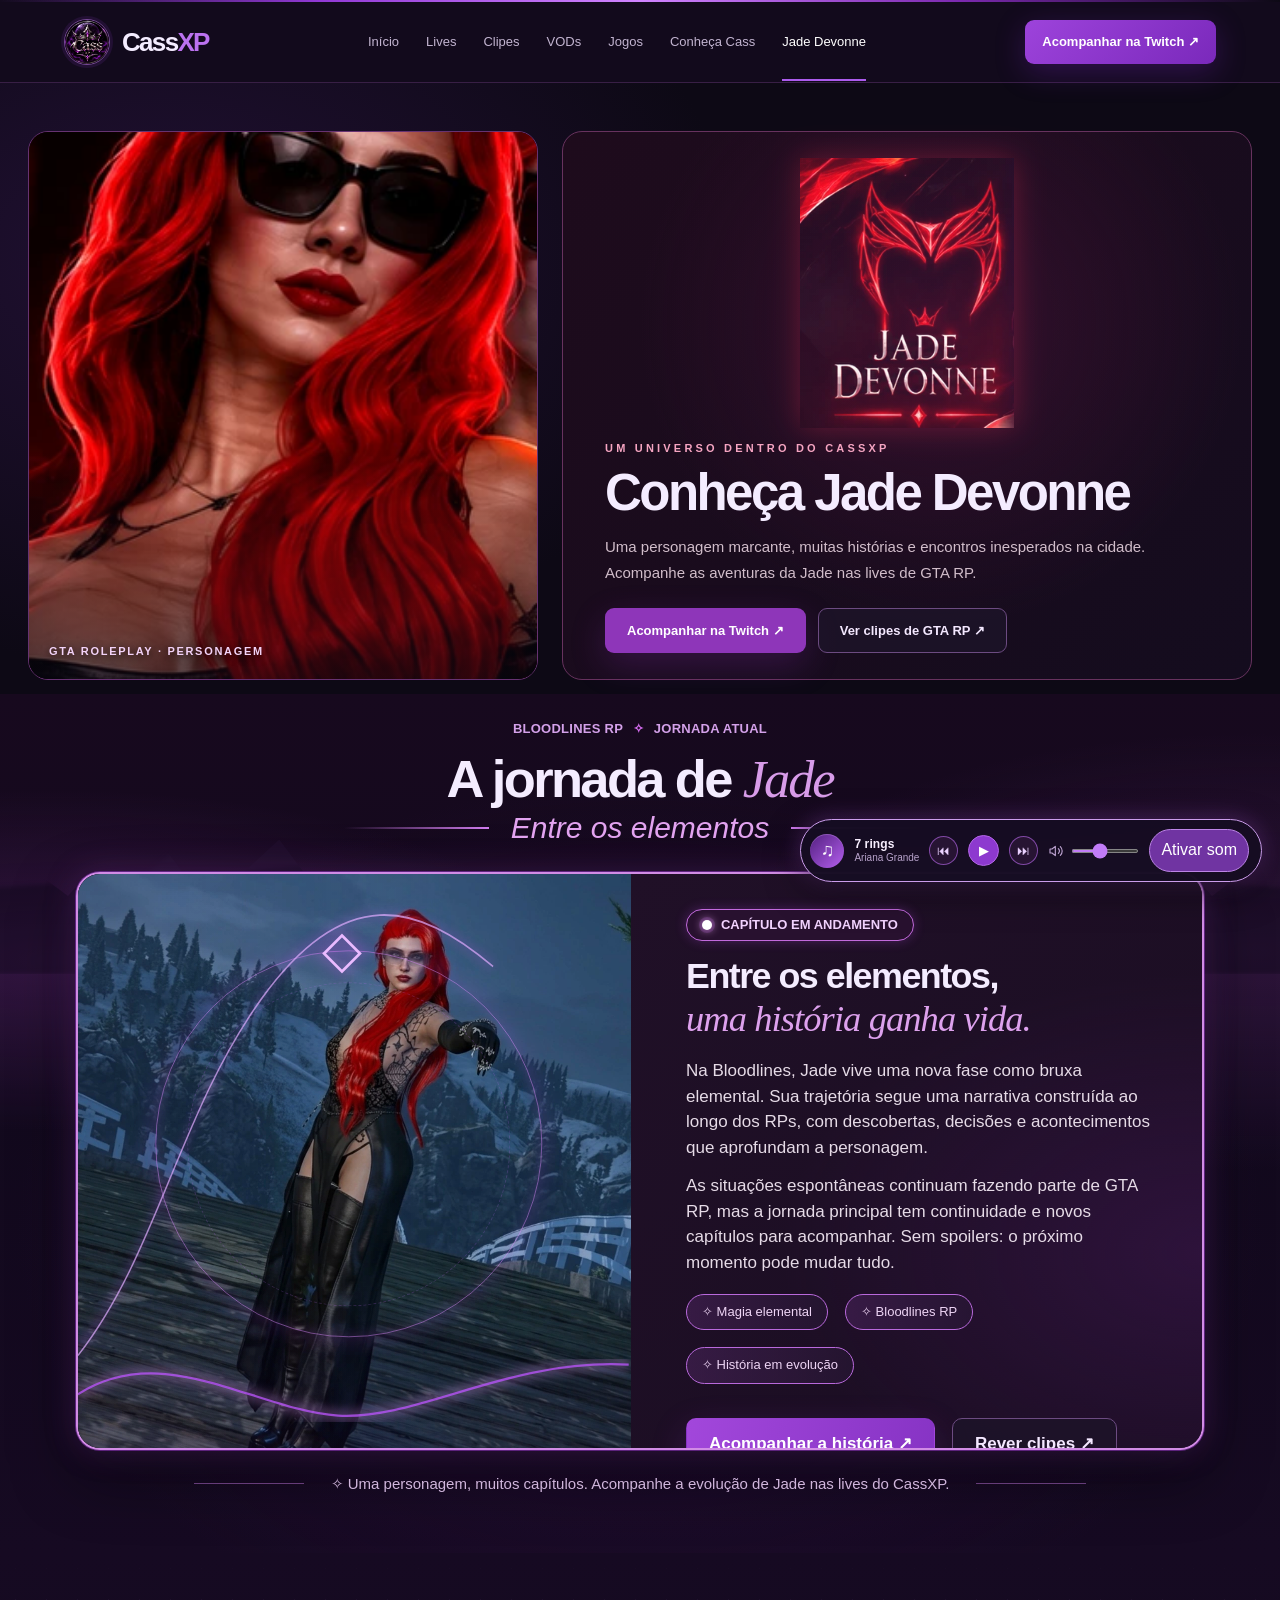
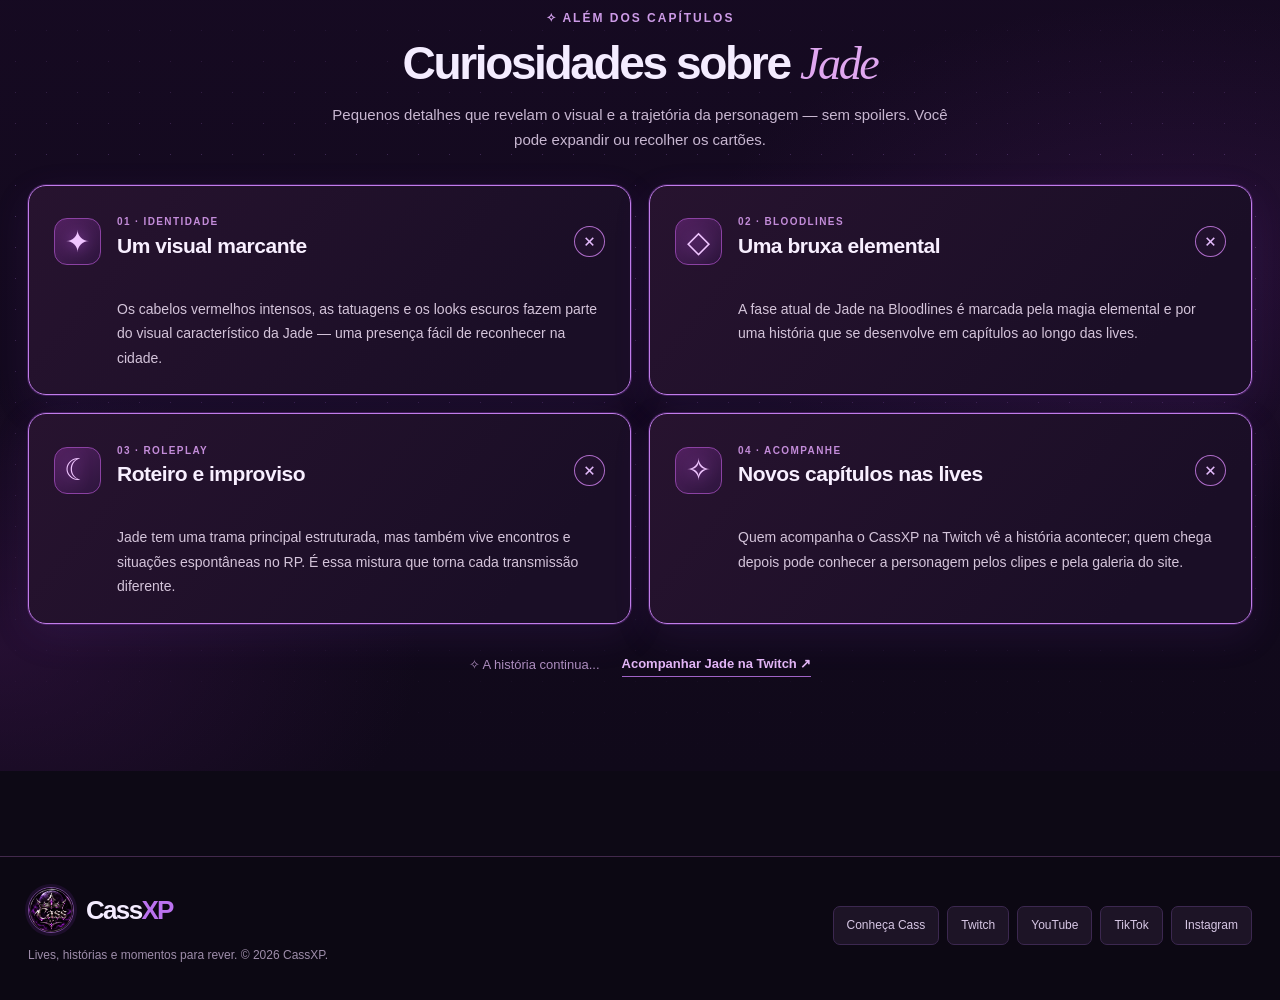
<file: jadedevonne.html>
<!DOCTYPE html>
<html lang="pt-BR"><head><meta charset="utf-8"/><meta content="width=device-width,initial-scale=1" name="viewport"/><meta content="#100b18" name="theme-color"/><meta content="Conheça Jade Devonne, personagem de GTA RP interpretada por CassXP." name="description"/><meta content="cgGxLoOgj_sNu0-tRj6aIjjwA-kkKlkvAvhUZOWp7S4" name="google-site-verification"/><title>Jade Devonne | CassXP no GTA RP</title><link rel="icon" href="/favicon-cassxp.ico?v=20261111b" type="image/x-icon"/><link href="https://cassxp.github.io/jadedevonne.html" rel="canonical"/><link href="styles.css?v=20261111-magia-2-5s" rel="stylesheet"/><meta content="website" property="og:type"/><meta content="CassXP" property="og:site_name"/><meta content="Jade Devonne | CassXP no GTA RP" property="og:title"/><meta content="Conheça Jade Devonne, personagem de GTA RP interpretada por CassXP." property="og:description"/><meta content="https://cassxp.github.io/assets/brand-banner.webp" property="og:image"/><script type="application/ld+json">{"@context":"https://schema.org","@type":"WebSite","name":"CassXP","url":"https://cassxp.github.io/","description":"Criador de conteúdo, lives de GTA RP, Dead by Daylight e Fortnite."}</script></head><body class="jade-bloodlines-page"><div class="top-accent"></div><header class="site-header"><div class="container header-row"><a aria-label="CassXP início" class="brand" href="index.html"><img alt="Logo CassXP com coroa" src="assets/avatar.webp"/><span>Cass<strong>XP</strong></span></a><nav aria-label="Menu principal" class="nav" id="main-nav"><a href="index.html">Início</a><a href="lives.html">Lives</a><a href="clips.html">Clipes</a><a href="vods.html">VODs</a><a href="index.html#jogos">Jogos</a><a href="conheca-cass.html">Conheça Cass</a><a aria-current="page" href="jadedevonne.html">Jade Devonne</a></nav><a class="header-cta" href="https://www.twitch.tv/cassxp" rel="noopener noreferrer" target="_blank">Acompanhar na Twitch ↗</a><button aria-controls="main-nav" aria-expanded="false" aria-label="Abrir menu" class="menu-toggle">☰</button></div></header><main class="page-main">
<section class="jade-hero"><div class="container"><div class="jade-hero-grid">
<div class="jade-hero-photo"><img alt="Jade Devonne, personagem de cabelos vermelhos, óculos escuros e traje preto" fetchpriority="high" src="assets/jade-photo.webp"/><span class="jade-photo-tag">GTA ROLEPLAY · PERSONAGEM</span></div>
<div class="jade-hero-info"><img alt="Emblema e nome Jade Devonne em vermelho" class="jade-hero-logo" src="assets/jade-logo.webp"/>
<span class="eyebrow">UM UNIVERSO DENTRO DO CASSXP</span><h1>Conheça Jade Devonne</h1>
<p>Uma personagem marcante, muitas histórias e encontros inesperados na cidade. Acompanhe as aventuras da Jade nas lives de GTA RP.</p>
<div class="actions"><a class="btn btn-primary" href="https://www.twitch.tv/cassxp" rel="noopener noreferrer" target="_blank">Acompanhar na Twitch ↗</a><a class="btn btn-secondary" href="clips.html?jogo=gta">Ver clipes de GTA RP ↗</a></div>
</div></div></div></section>


<section class="section jade-journey-section" id="jornada" aria-labelledby="jornada-titulo">
 <div class="jade-atmosphere" aria-hidden="true"><span></span><span></span></div>
 <div class="container">
  <div class="jade-journey-intro">
   <span class="eyebrow">BLOODLINES RP <span aria-hidden="true">✧</span> JORNADA ATUAL</span>
   <h2 id="jornada-titulo">A jornada de <em>Jade</em></h2>
   <div class="jade-journey-subtitle"><span aria-hidden="true"></span><em>Entre os elementos</em><span aria-hidden="true"></span></div>
  </div>
  <div class="jade-journey-feature">
   <div class="jade-journey-visual">
    <img src="assets/jade-bloodlines.webp?v=jade-aprovado-20261109b" alt="Jade Devonne de cabelos vermelhos, vestido preto e luvas, em uma ponte diante de montanhas nevadas na Bloodlines" loading="lazy" />
    <div class="jade-elemental-ring" aria-hidden="true"><span class="jade-ring-gem">◇</span></div>
    <svg class="jade-light-ribbons" viewBox="0 0 800 620" preserveAspectRatio="none" aria-hidden="true"><defs><filter id="ribbonGlow"><feGaussianBlur stdDeviation="6"/></filter></defs>
      <path d="M0 515 C 115 410, 145 260, 265 135 S 490 30, 600 100" fill="none" stroke="#b74df0" stroke-width="7" opacity=".24" filter="url(#ribbonGlow)"/>
      <path d="M0 520 C 115 410, 145 260, 265 135 S 490 30, 600 100" fill="none" stroke="#e0adff" stroke-width="2" opacity=".7"/>
      <path d="M0 562 C 124 502, 260 580, 376 585 S 622 523, 796 530" fill="none" stroke="#e29afa" stroke-width="12" opacity=".32" filter="url(#ribbonGlow)"/>
      <path d="M0 562 C 124 502, 260 580, 376 585 S 622 523, 796 530" fill="none" stroke="#bd55ff" stroke-width="2.5" opacity=".75"/>
    </svg>
   </div>
   <div class="jade-journey-copy">
    <div class="jade-journey-chapter"><span class="jade-journey-pulse" aria-hidden="true"></span> CAPÍTULO EM ANDAMENTO</div>
    <h3>Entre os elementos, <em>uma história ganha vida.</em></h3>
    <p>Na Bloodlines, Jade vive uma nova fase como bruxa elemental. Sua trajetória segue uma narrativa construída ao longo dos RPs, com descobertas, decisões e acontecimentos que aprofundam a personagem.</p>
    <p>As situações espontâneas continuam fazendo parte de GTA RP, mas a jornada principal tem continuidade e novos capítulos para acompanhar. Sem spoilers: o próximo momento pode mudar tudo.</p>
    <div class="jade-journey-tags" aria-label="Temas da jornada"><span>✧ Magia elemental</span><span>✧ Bloodlines RP</span><span>✧ História em evolução</span></div>
    <div class="jade-journey-actions"><a class="btn btn-primary" href="https://www.twitch.tv/cassxp" target="_blank" rel="noopener noreferrer">Acompanhar a história ↗</a><a class="btn btn-secondary" href="clips.html?jogo=gta">Rever clipes ↗</a></div>
   </div>
  </div>
  <div class="jade-journey-footnote"><span aria-hidden="true" class="footnote-line"></span><p>✧ Uma personagem, muitos capítulos. Acompanhe a evolução de Jade nas lives do CassXP.</p><span aria-hidden="true" class="footnote-line"></span></div>
 </div>
</section>

<!-- JADE_CURIOSIDADES -->
<section class="jade-curiosities-section" id="curiosidades" aria-labelledby="curiosidades-titulo">
  <div class="container jade-curiosities-wrap">
    <div class="jade-curiosities-heading">
      <span class="eyebrow">✧ ALÉM DOS CAPÍTULOS</span>
      <h2 id="curiosidades-titulo">Curiosidades sobre <em>Jade</em></h2>
      <p>Pequenos detalhes que revelam o visual e a trajetória da personagem — sem spoilers. Você pode expandir ou recolher os cartões.</p>
    </div>
    <div class="jade-curiosities-grid">
      <details class="jade-curiosity-card" open>
        <summary><span class="jade-curiosity-symbol" aria-hidden="true">✦</span><span class="jade-curiosity-meta">01 · IDENTIDADE</span><strong>Um visual marcante</strong><span class="jade-curiosity-toggle" aria-hidden="true">+</span></summary>
        <div class="jade-curiosity-content">Os cabelos vermelhos intensos, as tatuagens e os looks escuros fazem parte do visual característico da Jade — uma presença fácil de reconhecer na cidade.</div>
      </details>
      <details class="jade-curiosity-card" open>
        <summary><span class="jade-curiosity-symbol" aria-hidden="true">◇</span><span class="jade-curiosity-meta">02 · BLOODLINES</span><strong>Uma bruxa elemental</strong><span class="jade-curiosity-toggle" aria-hidden="true">+</span></summary>
        <div class="jade-curiosity-content">A fase atual de Jade na Bloodlines é marcada pela magia elemental e por uma história que se desenvolve em capítulos ao longo das lives.</div>
      </details>
      <details class="jade-curiosity-card" open>
        <summary><span class="jade-curiosity-symbol" aria-hidden="true">☾</span><span class="jade-curiosity-meta">03 · ROLEPLAY</span><strong>Roteiro e improviso</strong><span class="jade-curiosity-toggle" aria-hidden="true">+</span></summary>
        <div class="jade-curiosity-content">Jade tem uma trama principal estruturada, mas também vive encontros e situações espontâneas no RP. É essa mistura que torna cada transmissão diferente.</div>
      </details>
      <details class="jade-curiosity-card" open>
        <summary><span class="jade-curiosity-symbol" aria-hidden="true">✧</span><span class="jade-curiosity-meta">04 · ACOMPANHE</span><strong>Novos capítulos nas lives</strong><span class="jade-curiosity-toggle" aria-hidden="true">+</span></summary>
        <div class="jade-curiosity-content">Quem acompanha o CassXP na Twitch vê a história acontecer; quem chega depois pode conhecer a personagem pelos clipes e pela galeria do site.</div>
      </details>
    </div>
    <div class="jade-curiosities-bottom"><span>✧ A história continua...</span><a href="https://www.twitch.tv/cassxp" target="_blank" rel="noopener noreferrer">Acompanhar Jade na Twitch ↗</a></div>
  </div>
</section>
</main><footer class="site-footer"><div class="container footer-grid"><div><a class="brand" href="index.html"><img alt="Símbolo CassXP" loading="lazy" src="assets/avatar.webp"/><span>Cass<strong>XP</strong></span></a><p>Lives, histórias e momentos para rever. © 2026 CassXP.</p></div><div class="social-links"><a href="conheca-cass.html">Conheça Cass</a><a href="https://www.twitch.tv/cassxp" rel="noopener noreferrer" target="_blank">Twitch</a><a href="https://www.youtube.com/@cassxps" rel="noopener noreferrer" target="_blank">YouTube</a><a href="https://www.tiktok.com/@cassxps" rel="noopener noreferrer" target="_blank">TikTok</a><a href="https://www.instagram.com/cassxps/" rel="noopener noreferrer" target="_blank">Instagram</a></div></div></footer><dialog aria-labelledby="media-title" class="modal" id="media-modal"><div class="modal-shell"><div class="modal-head"><h2 id="media-title">CassXP</h2><button aria-label="Fechar player" class="modal-close">×</button></div><div class="embed-stage" id="media-stage"></div><div class="modal-foot"><small>Conteúdo incorporado diretamente da Twitch.</small><a class="inline-link" href="https://www.twitch.tv/cassxp" id="media-external" rel="noopener noreferrer" target="_blank">Abrir na Twitch ↗</a></div></div></dialog><script defer="" src="app.js?v=20261111-vods"></script><script defer="" src="music-player.js?v=20261111-magia-2-5s"></script></body></html>
</file>
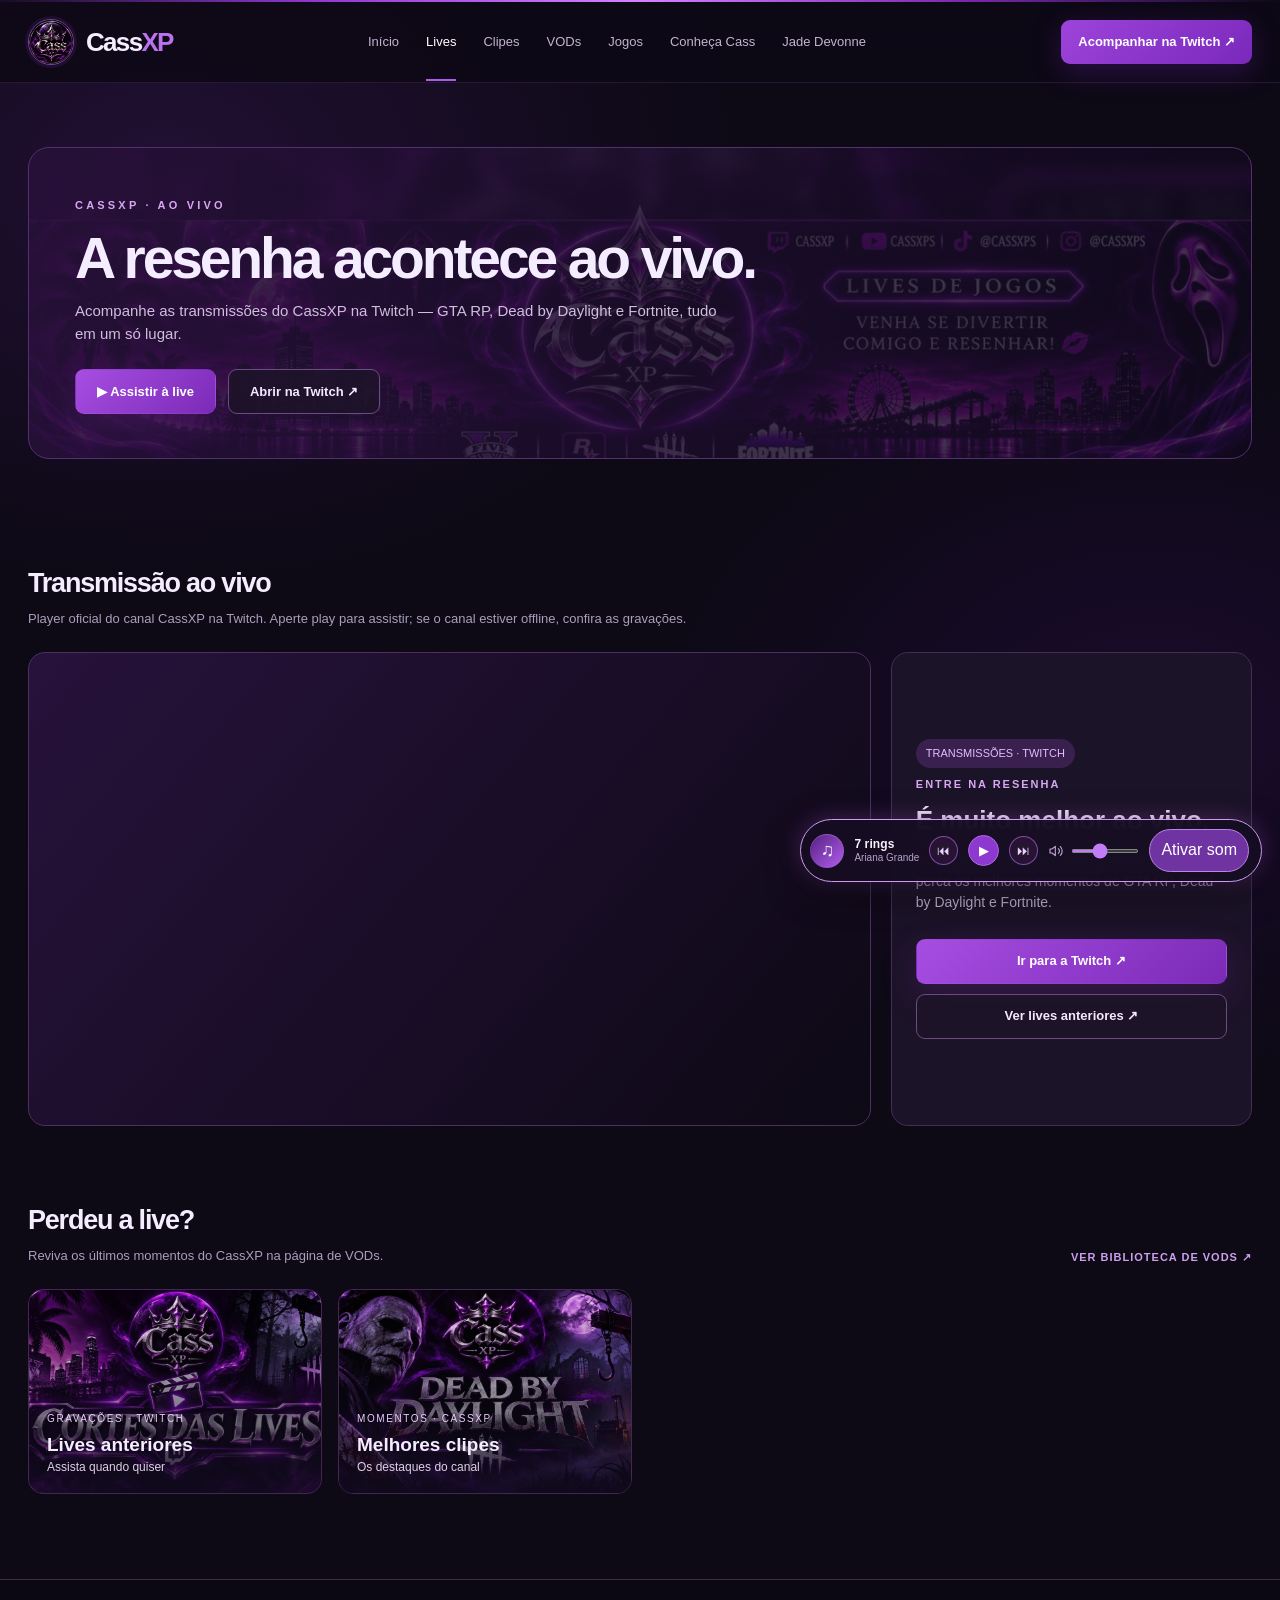
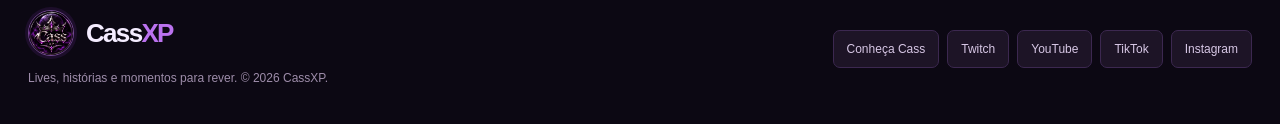
<file: lives.html>
<!DOCTYPE html>
<html lang="pt-BR"><head><meta charset="utf-8"/><meta content="width=device-width,initial-scale=1" name="viewport"/><meta content="#100b18" name="theme-color"/><meta content="Assista às lives do CassXP na Twitch: GTA RP, Dead by Daylight e Fortnite." name="description"/><meta content="cgGxLoOgj_sNu0-tRj6aIjjwA-kkKlkvAvhUZOWp7S4" name="google-site-verification"/><title>Lives | CassXP</title><link rel="icon" href="/favicon-cassxp.ico?v=20261111b" type="image/x-icon"/><link href="https://cassxp.github.io/lives.html" rel="canonical"/><link href="styles.css?v=20261111-magia-2-5s" rel="stylesheet"/><meta content="website" property="og:type"/><meta content="CassXP" property="og:site_name"/><meta content="Lives | CassXP" property="og:title"/><meta content="Assista às lives do CassXP na Twitch: GTA RP, Dead by Daylight e Fortnite." property="og:description"/><meta content="https://cassxp.github.io/assets/brand-banner.webp" property="og:image"/><script type="application/ld+json">{"@context":"https://schema.org","@type":"WebSite","name":"CassXP","url":"https://cassxp.github.io/","description":"Criador de conteúdo, lives de GTA RP, Dead by Daylight e Fortnite."}</script></head><body><div class="top-accent"></div><header class="site-header"><div class="container header-row"><a aria-label="CassXP início" class="brand" href="index.html"><img alt="Logo CassXP com coroa" src="assets/avatar.webp"/><span>Cass<strong>XP</strong></span></a><nav aria-label="Menu principal" class="nav" id="main-nav"><a href="index.html">Início</a><a aria-current="page" href="lives.html">Lives</a><a href="clips.html">Clipes</a><a href="vods.html">VODs</a><a href="index.html#jogos">Jogos</a><a href="conheca-cass.html">Conheça Cass</a><a href="jadedevonne.html">Jade Devonne</a></nav><a class="header-cta" href="https://www.twitch.tv/cassxp" rel="noopener noreferrer" target="_blank">Acompanhar na Twitch ↗</a><button aria-controls="main-nav" aria-expanded="false" aria-label="Abrir menu" class="menu-toggle">☰</button></div></header><main class="page-main">
  <div class="sub-hero">
    <div class="container">
      <div class="sub-hero-panel">
        <span class="eyebrow">CASSXP · AO VIVO</span>
        <h1>A resenha acontece ao vivo.</h1>
        <p>Acompanhe as transmissões do CassXP na Twitch — GTA RP, Dead by Daylight e Fortnite, tudo em um só lugar.</p>
        <div class="actions" style="margin-top:24px">
          <a class="btn btn-primary" href="#assistir">▶ Assistir à live</a>
          <a class="btn btn-secondary" href="https://www.twitch.tv/cassxp" target="_blank" rel="noopener noreferrer">Abrir na Twitch ↗</a>
        </div>
      </div>
    </div>
  </div>
  <section class="section" id="assistir">
    <div class="container">
      <div class="section-heading">
        <div><h2>Transmissão ao vivo</h2><p>Player oficial do canal CassXP na Twitch. Aperte play para assistir; se o canal estiver offline, confira as gravações.</p></div>
      </div>
      <div class="live-layout">
        <div class="player-box cassxp-live-embed" style="aspect-ratio:16/9;min-width:0">
          <iframe src="https://player.twitch.tv/?channel=cassxp&amp;parent=cassxp.github.io&amp;autoplay=false&amp;muted=true"
            title="CassXP ao vivo na Twitch"
            style="position:absolute;inset:0;display:block;width:100%;height:100%;border:0"
            allow="autoplay; fullscreen; picture-in-picture"
            allowfullscreen
            loading="eager"
            referrerpolicy="origin"></iframe>
        </div>
        <aside class="live-aside">
          <span class="mini-label">TRANSMISSÕES · TWITCH</span>
          <span class="eyebrow">ENTRE NA RESENHA</span>
          <h3>É muito melhor ao vivo.</h3>
          <p>Acompanhe o CassXP, interaja no chat e não perca os melhores momentos de GTA RP, Dead by Daylight e Fortnite.</p>
          <a class="btn btn-primary" href="https://www.twitch.tv/cassxp" target="_blank" rel="noopener noreferrer">Ir para a Twitch ↗</a>
          <a class="btn btn-secondary" href="vods.html" style="margin-top:10px">Ver lives anteriores ↗</a>
        </aside>
      </div>
    </div>
  </section>
  <section class="section">
    <div class="container">
      <div class="section-heading">
        <div><h2>Perdeu a live?</h2><p>Reviva os últimos momentos do CassXP na página de VODs.</p></div>
        <a href="vods.html">Ver biblioteca de VODs ↗</a>
      </div>
      <div class="game-grid">
        <a class="game-card" href="vods.html">
          <img src="assets/cortes.webp" alt="CassXP — melhores momentos das transmissões" loading="lazy">
          <div class="game-card-content"><span>Gravações · Twitch</span><h3>Lives anteriores</h3><p>Assista quando quiser</p></div>
        </a>
        <a class="game-card" href="clips.html">
          <img src="assets/dbd.webp" alt="Clipes de Dead by Daylight do canal CassXP" loading="lazy">
          <div class="game-card-content"><span>Momentos · CassXP</span><h3>Melhores clipes</h3><p>Os destaques do canal</p></div>
        </a>
      </div>
    </div>
  </section>
</main><footer class="site-footer"><div class="container footer-grid"><div><a class="brand" href="index.html"><img alt="Símbolo CassXP" loading="lazy" src="assets/avatar.webp"/><span>Cass<strong>XP</strong></span></a><p>Lives, histórias e momentos para rever. © 2026 CassXP.</p></div><div class="social-links"><a href="conheca-cass.html">Conheça Cass</a><a href="https://www.twitch.tv/cassxp" rel="noopener noreferrer" target="_blank">Twitch</a><a href="https://www.youtube.com/@cassxps" rel="noopener noreferrer" target="_blank">YouTube</a><a href="https://www.tiktok.com/@cassxps" rel="noopener noreferrer" target="_blank">TikTok</a><a href="https://www.instagram.com/cassxps/" rel="noopener noreferrer" target="_blank">Instagram</a></div></div></footer><dialog aria-labelledby="media-title" class="modal" id="media-modal"><div class="modal-shell"><div class="modal-head"><h2 id="media-title">CassXP</h2><button aria-label="Fechar player" class="modal-close">×</button></div><div class="embed-stage" id="media-stage"></div><div class="modal-foot"><small>Conteúdo incorporado diretamente da Twitch.</small><a class="inline-link" href="https://www.twitch.tv/cassxp" id="media-external" rel="noopener noreferrer" target="_blank">Abrir na Twitch ↗</a></div></div></dialog><script defer="" src="app.js?v=20261111-vods"></script><script defer="" src="music-player.js?v=20261111-magia-2-5s"></script></body></html>
</file>
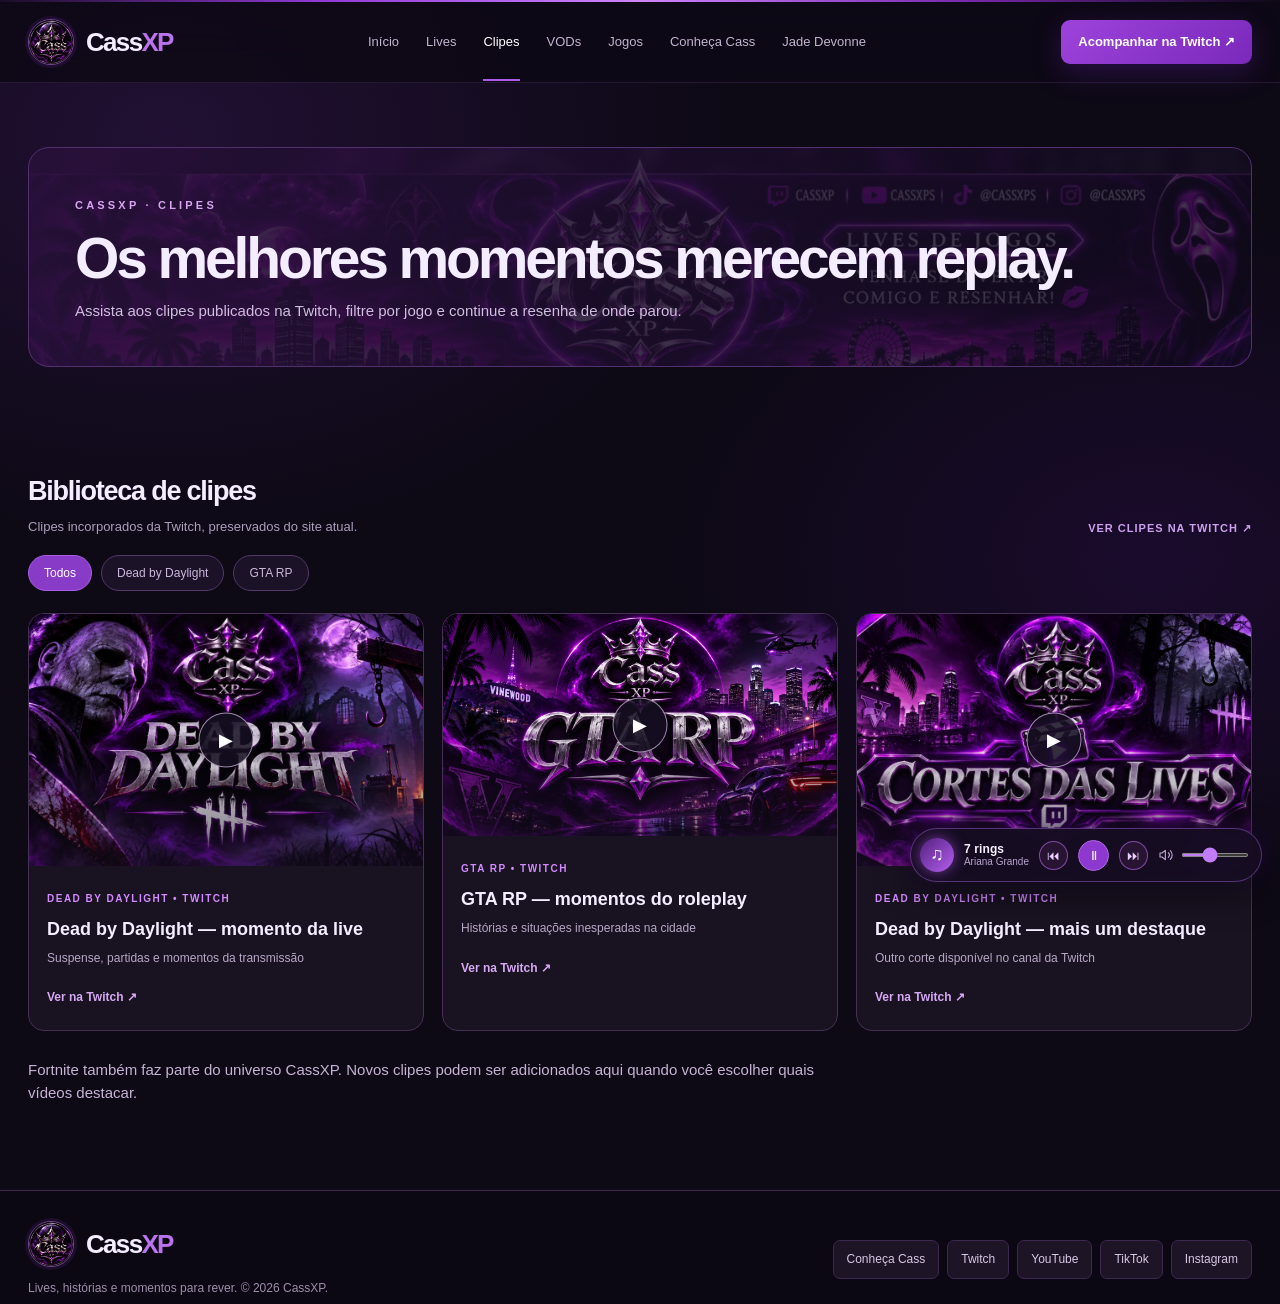
<file: news.html>
<!doctype html><html lang="pt-BR"><head><meta charset="utf-8"><meta http-equiv="refresh" content="0; url=clips.html"><title>Clipes | CassXP</title><link rel="canonical" href="https://cassxp.github.io/clips.html"></head><body><p>Esta página mudou para <a href="clips.html">Clipes do CassXP</a>.</p></body></html>
</file>
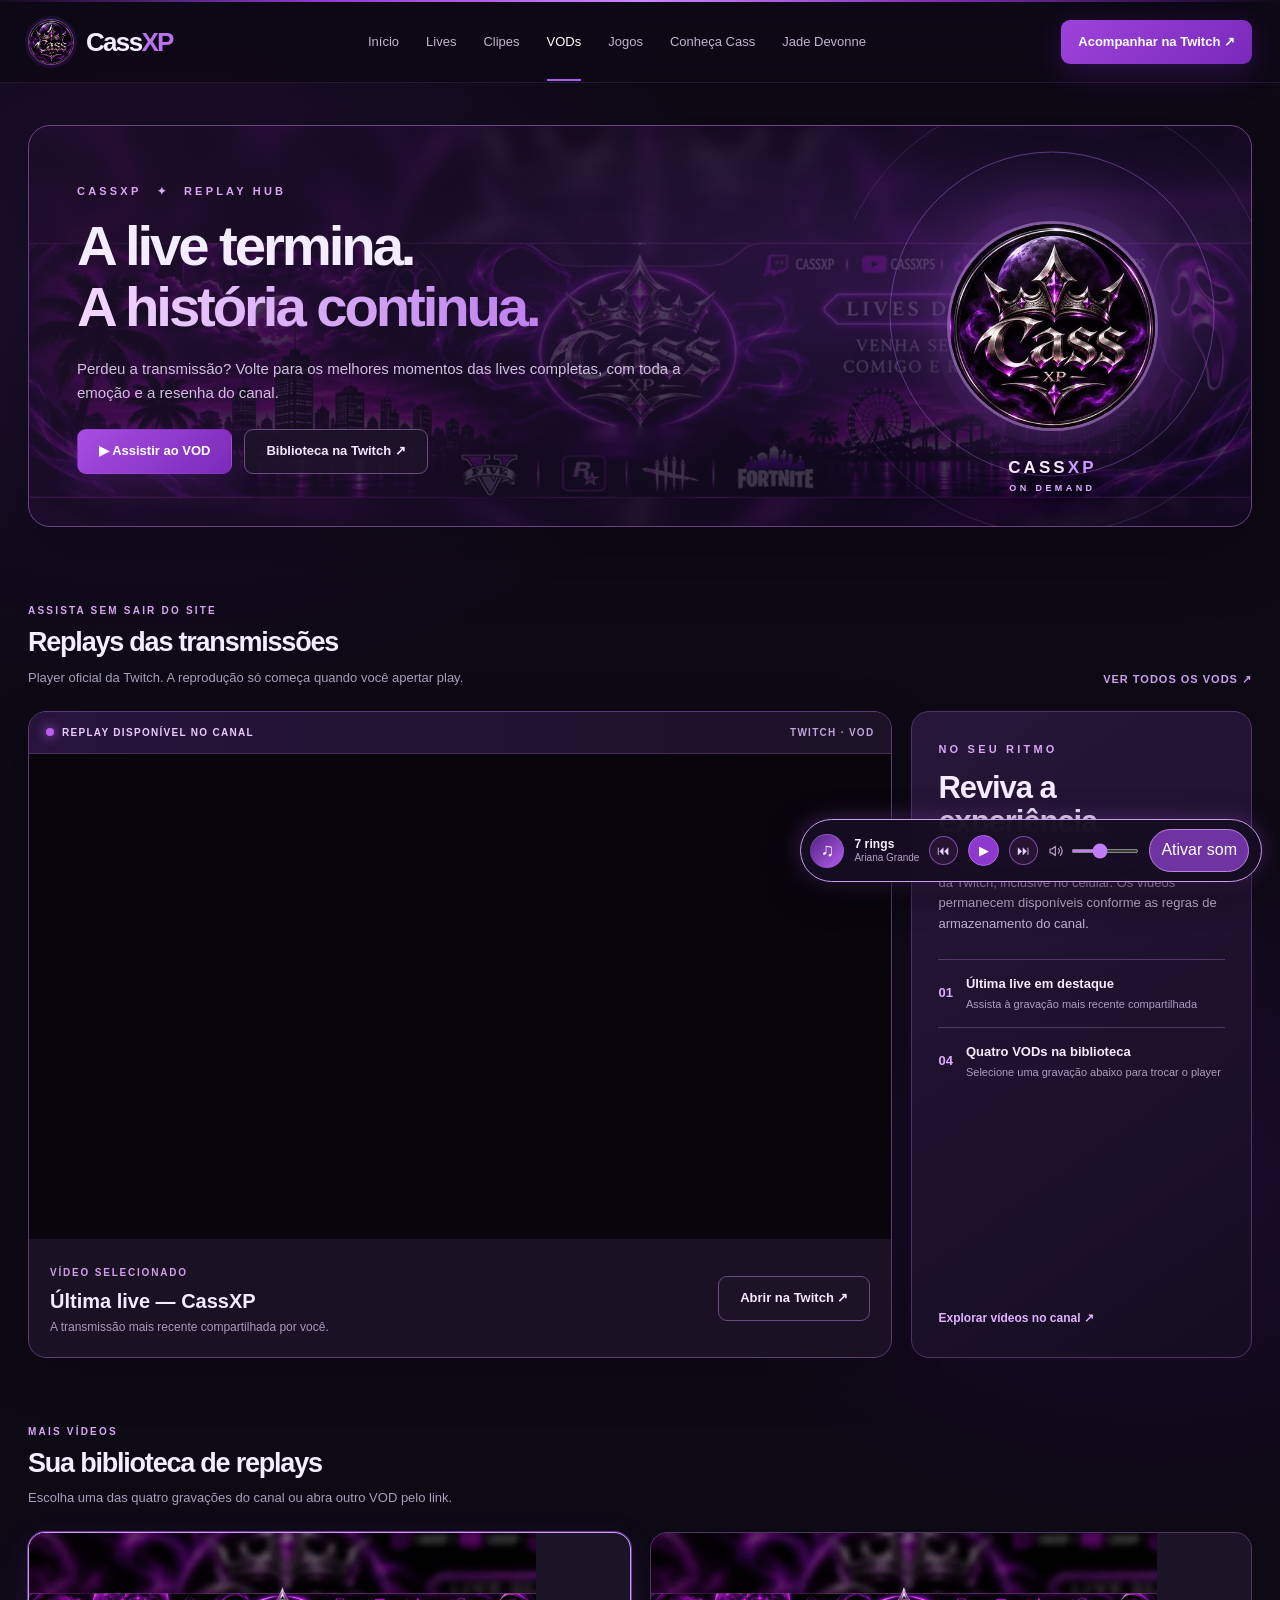
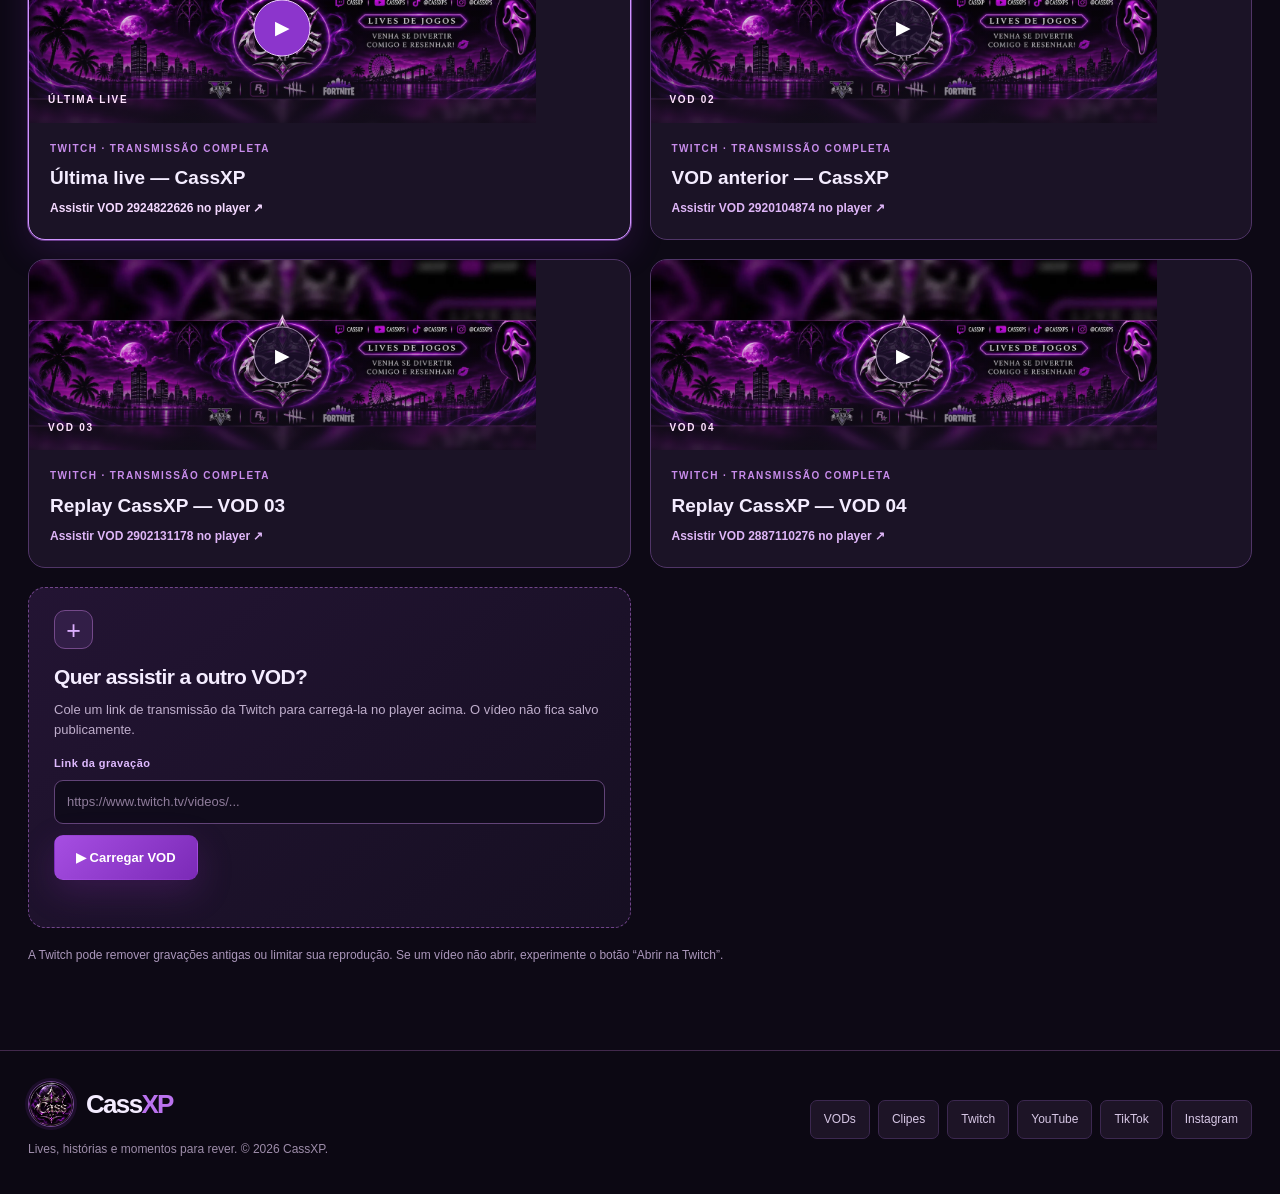
<file: vods.html>
<!DOCTYPE html>
<html lang="pt-BR">
<head>
  <meta charset="utf-8">
  <meta name="viewport" content="width=device-width, initial-scale=1">
  <meta name="theme-color" content="#100b18">
  <meta name="description" content="Reveja transmissões completas e VODs do CassXP na Twitch. Assista aos replays sem sair do site.">
  <meta name="google-site-verification" content="cgGxLoOgj_sNu0-tRj6aIjjwA-kkKlkvAvhUZOWp7S4">
  <title>VODs | Replays das lives CassXP</title>
  <link rel="icon" href="/favicon-cassxp.ico?v=20261111b" type="image/x-icon"/>
  <link rel="canonical" href="https://cassxp.github.io/vods.html">
  <link rel="stylesheet" href="styles.css?v=20261111-magia-2-5s">
  <meta property="og:type" content="website">
  <meta property="og:site_name" content="CassXP">
  <meta property="og:title" content="VODs | Replays das lives CassXP">
  <meta property="og:description" content="Perdeu a live? Reviva os VODs do canal CassXP com o player oficial da Twitch.">
  <meta property="og:image" content="https://cassxp.github.io/assets/brand-banner.webp">
</head>
<body class="vods-page">
  <div class="top-accent"></div>
  <header class="site-header">
    <div class="container header-row">
      <a class="brand" href="index.html" aria-label="CassXP início"><img src="assets/avatar.webp" alt="Logo CassXP com coroa"><span>Cass<strong>XP</strong></span></a>
      <nav class="nav" id="main-nav" aria-label="Menu principal">
        <a href="index.html">Início</a>
        <a href="lives.html">Lives</a>
        <a href="clips.html">Clipes</a>
        <a href="vods.html" aria-current="page">VODs</a>
        <a href="index.html#jogos">Jogos</a>
        <a href="conheca-cass.html">Conheça Cass</a>
        <a href="jadedevonne.html">Jade Devonne</a>
      </nav>
      <a class="header-cta" href="https://www.twitch.tv/cassxp" target="_blank" rel="noopener noreferrer">Acompanhar na Twitch ↗</a>
      <button class="menu-toggle" aria-controls="main-nav" aria-expanded="false" aria-label="Abrir menu">☰</button>
    </div>
  </header>
  <main class="page-main">
    <section class="vods-hero" aria-labelledby="vods-title">
      <div class="container">
        <div class="vods-hero-panel">
          <div class="vods-hero-copy">
            <span class="eyebrow">CASSXP <span class="vods-star">✦</span> REPLAY HUB</span>
            <h1 id="vods-title">A live termina.<br><em>A história continua.</em></h1>
            <p>Perdeu a transmissão? Volte para os melhores momentos das lives completas, com toda a emoção e a resenha do canal.</p>
            <div class="actions">
              <a class="btn btn-primary" href="#assistir">▶ Assistir ao VOD</a>
              <a class="btn btn-secondary" href="https://www.twitch.tv/cassxp/videos?filter=archives" target="_blank" rel="noopener noreferrer">Biblioteca na Twitch ↗</a>
            </div>
          </div>
          <div class="vods-hero-art" aria-hidden="true">
            <span class="vods-art-ring ring-one"></span>
            <span class="vods-art-ring ring-two"></span>
            <img src="assets/avatar.webp" alt="">
            <span class="vods-art-caption">CASS<span>XP</span> <small>ON DEMAND</small></span>
          </div>
        </div>
      </div>
    </section>
    <section class="section vods-content" id="assistir" aria-labelledby="replay-heading">
      <div class="container">
        <div class="section-heading">
          <div>
            <span class="eyebrow">ASSISTA SEM SAIR DO SITE</span>
            <h2 id="replay-heading">Replays das transmissões</h2>
            <p>Player oficial da Twitch. A reprodução só começa quando você apertar play.</p>
          </div>
          <a href="https://www.twitch.tv/cassxp/videos" target="_blank" rel="noopener noreferrer">Ver todos os VODs ↗</a>
        </div>
        <div class="vods-layout">
          <article class="vods-featured">
            <div class="vods-player-header"><span class="vods-status"><span></span> REPLAY DISPONÍVEL NO CANAL</span><span>TWITCH · VOD</span></div>
            <div class="vods-player-frame">
              <iframe id="vod-player" src="https://player.twitch.tv/?video=v2924822626&amp;parent=cassxp.github.io&amp;autoplay=false" title="Assistir à última live CassXP na Twitch" allow="autoplay; fullscreen; picture-in-picture" allowfullscreen loading="lazy" referrerpolicy="strict-origin-when-cross-origin"></iframe>
            </div>
            <div class="vods-player-bottom">
              <div><span class="vods-label">VÍDEO SELECIONADO</span><h3 id="vod-selected-title">Última live — CassXP</h3><p id="vod-selected-description">A transmissão mais recente compartilhada por você.</p></div>
              <a id="vod-open-twitch" class="btn btn-secondary" href="https://www.twitch.tv/videos/2924822626" target="_blank" rel="noopener noreferrer">Abrir na Twitch ↗</a>
            </div>
          </article>
          <aside class="vods-sidebar">
            <span class="eyebrow">NO SEU RITMO</span>
            <h2>Reviva a experiência.</h2>
            <p>Assista às transmissões completas com o player da Twitch, inclusive no celular. Os vídeos permanecem disponíveis conforme as regras de armazenamento do canal.</p>
            <div class="vods-side-item"><span>01</span><div><strong>Última live em destaque</strong><small>Assista à gravação mais recente compartilhada</small></div></div>
            <div class="vods-side-item"><span>04</span><div><strong>Quatro VODs na biblioteca</strong><small>Selecione uma gravação abaixo para trocar o player</small></div></div>
            <a class="vods-sidebar-link" href="https://www.twitch.tv/cassxp/videos" target="_blank" rel="noopener noreferrer">Explorar vídeos no canal ↗</a>
          </aside>
        </div>
      </div>
    </section>
    <section class="section vods-library" aria-labelledby="vod-library-title">
      <div class="container">
        <div class="section-heading"><div><span class="eyebrow">MAIS VÍDEOS</span><h2 id="vod-library-title">Sua biblioteca de replays</h2><p>Escolha uma das quatro gravações do canal ou abra outro VOD pelo link.</p></div></div>
        <div class="vods-library-grid">
          <button type="button" class="vods-library-card" data-vod-id="2924822626" data-vod-title="Última live — CassXP" data-vod-description="A transmissão mais recente compartilhada por você." aria-pressed="true" aria-label="Assistir Última live — CassXP">
            <span class="vods-library-poster"><img src="assets/brand-banner.webp" alt="Arte do canal CassXP" loading="lazy"><span class="vods-library-play">▶</span><span class="vods-library-number">ÚLTIMA LIVE</span></span>
            <span class="vods-library-info"><small>TWITCH · TRANSMISSÃO COMPLETA</small><strong>Última live — CassXP</strong><span>Assistir VOD 2924822626 no player ↗</span></span>
          </button>
          <button type="button" class="vods-library-card" data-vod-id="2920104874" data-vod-title="VOD anterior — CassXP" data-vod-description="Gravação compartilhada anteriormente no canal." aria-pressed="false" aria-label="Assistir VOD anterior — CassXP">
            <span class="vods-library-poster"><img src="assets/brand-banner.webp" alt="Arte do canal CassXP" loading="lazy"><span class="vods-library-play">▶</span><span class="vods-library-number">VOD 02</span></span>
            <span class="vods-library-info"><small>TWITCH · TRANSMISSÃO COMPLETA</small><strong>VOD anterior — CassXP</strong><span>Assistir VOD 2920104874 no player ↗</span></span>
          </button>
          <button type="button" class="vods-library-card" data-vod-id="2902131178" data-vod-title="Replay CassXP — VOD 03" data-vod-description="Outra gravação da Twitch para assistir no site." aria-pressed="false" aria-label="Assistir Replay CassXP — VOD 03">
            <span class="vods-library-poster"><img src="assets/brand-banner.webp" alt="Arte do canal CassXP" loading="lazy"><span class="vods-library-play">▶</span><span class="vods-library-number">VOD 03</span></span>
            <span class="vods-library-info"><small>TWITCH · TRANSMISSÃO COMPLETA</small><strong>Replay CassXP — VOD 03</strong><span>Assistir VOD 2902131178 no player ↗</span></span>
          </button>
          <button type="button" class="vods-library-card" data-vod-id="2887110276" data-vod-title="Replay CassXP — VOD 04" data-vod-description="Outra gravação da Twitch para assistir no site." aria-pressed="false" aria-label="Assistir Replay CassXP — VOD 04">
            <span class="vods-library-poster"><img src="assets/brand-banner.webp" alt="Arte do canal CassXP" loading="lazy"><span class="vods-library-play">▶</span><span class="vods-library-number">VOD 04</span></span>
            <span class="vods-library-info"><small>TWITCH · TRANSMISSÃO COMPLETA</small><strong>Replay CassXP — VOD 04</strong><span>Assistir VOD 2887110276 no player ↗</span></span>
          </button>
          <div class="vods-add-card">
            <div class="vods-add-icon" aria-hidden="true">+</div>
            <h3>Quer assistir a outro VOD?</h3>
            <p>Cole um link de transmissão da Twitch para carregá-la no player acima. O vídeo não fica salvo publicamente.</p>
            <form id="vod-url-form" novalidate>
              <label for="vod-url">Link da gravação</label>
              <input id="vod-url" type="url" inputmode="url" placeholder="https://www.twitch.tv/videos/..." autocomplete="off" required>
              <button class="btn btn-primary" type="submit">▶ Carregar VOD</button>
              <p id="vod-form-message" class="vod-form-message" role="status" aria-live="polite"></p>
            </form>
          </div>
        </div>
        <p class="vods-note">A Twitch pode remover gravações antigas ou limitar sua reprodução. Se um vídeo não abrir, experimente o botão “Abrir na Twitch”.</p>
      </div>
    </section>
  </main>
  <footer class="site-footer">
    <div class="container footer-grid">
      <div><a class="brand" href="index.html"><img src="assets/avatar.webp" alt="Símbolo CassXP" loading="lazy"><span>Cass<strong>XP</strong></span></a><p>Lives, histórias e momentos para rever. © 2026 CassXP.</p></div>
      <div class="social-links"><a href="vods.html">VODs</a><a href="clips.html">Clipes</a><a href="https://www.twitch.tv/cassxp" target="_blank" rel="noopener noreferrer">Twitch</a><a href="https://www.youtube.com/@cassxps" target="_blank" rel="noopener noreferrer">YouTube</a><a href="https://www.tiktok.com/@cassxps" target="_blank" rel="noopener noreferrer">TikTok</a><a href="https://www.instagram.com/cassxps/" target="_blank" rel="noopener noreferrer">Instagram</a></div>
    </div>
  </footer>
  <dialog aria-labelledby="media-title" class="modal" id="media-modal"><div class="modal-shell"><div class="modal-head"><h2 id="media-title">CassXP</h2><button aria-label="Fechar player" class="modal-close">×</button></div><div class="embed-stage" id="media-stage"></div><div class="modal-foot"><small>Conteúdo incorporado diretamente da Twitch.</small><a class="inline-link" href="https://www.twitch.tv/cassxp" id="media-external" rel="noopener noreferrer" target="_blank">Abrir na Twitch ↗</a></div></div></dialog>
  <script src="app.js?v=20261111-vods-library2" defer></script>
  <script src="music-player.js?v=20261111-magia-2-5s" defer></script>
</body>
</html>
</file>
<file: styles.css>
:root{--bg:#0d0915;--bg2:#151020;--panel:#181122;--panel2:#241333;--line:#3a274e;--ink:#f4ecff;--muted:#ab9ebc;--muted2:#c6b7d7;--violet:#a64bea;--violet2:#7526bd;--glow:#d592ff;--pink:#e76bfb;--radius:21px;--shadow:0 22px 70px rgba(0,0,0,.25)}
*{box-sizing:border-box}html{scroll-behavior:smooth}body{margin:0;background:radial-gradient(ellipse 780px 560px at 13% 10%,#211033 0,transparent 73%),radial-gradient(ellipse 700px 500px at 90% 42%,#1a0b2c 0,transparent 70%),#0d0915;color:var(--ink);font-family:Inter,ui-sans-serif,-apple-system,BlinkMacSystemFont,"Segoe UI",Arial,sans-serif;line-height:1.55}body.no-scroll{overflow:hidden}a{color:inherit;text-decoration:none}button{font:inherit}button,a{ -webkit-tap-highlight-color:transparent }button:focus-visible,a:focus-visible,input:focus-visible{outline:2px solid #d9a0ff;outline-offset:3px}img{display:block;max-width:100%}.container{width:min(1268px,calc(100% - 56px));margin-inline:auto}.sr-only{position:absolute;width:1px;height:1px;padding:0;margin:-1px;overflow:hidden;clip:rect(0,0,0,0);white-space:nowrap;border:0}
.top-accent{height:2px;background:linear-gradient(90deg,transparent,#9139d5,#d084ff,#7b29af,transparent)}.site-header{position:sticky;top:0;z-index:60;background:rgba(13,9,21,.86);backdrop-filter:blur(22px);border-bottom:1px solid rgba(132,82,167,.21)}.header-row{display:flex;justify-content:space-between;align-items:center;min-height:80px;gap:20px}.brand{display:inline-flex;align-items:center;gap:12px;white-space:nowrap;font-weight:850;letter-spacing:-.065em;font-size:26px}.brand img{height:46px;width:46px;border-radius:50%;border:1px solid rgba(204,126,255,.55);box-shadow:0 0 0 3px rgba(162,70,232,.11)}.brand strong{color:#bb72ef}.nav{display:flex;align-items:center;gap:27px;font-size:13px;color:#c2b4d0}.nav a{position:relative;transition:color .2s}.nav a:hover,.nav a[aria-current="page"]{color:white}.nav a[aria-current="page"]::after{position:absolute;content:"";bottom:-29px;height:2px;left:0;right:0;background:#ac5bed}.header-cta{background:linear-gradient(135deg,#9d43db,#7a29bb);padding:12px 17px;border-radius:9px;color:white;font-size:13px;font-weight:720;box-shadow:0 8px 30px #6b21ad55;transition:transform .2s}.header-cta:hover,.btn:hover{transform:translateY(-2px)}.menu-toggle{display:none;border:1px solid var(--line);color:white;background:#22152d;border-radius:10px;font-size:21px;padding:5px 11px;cursor:pointer}
.section{padding-top:74px}.hero{padding:44px 0 0}.hero-grid{display:grid;grid-template-columns:1.04fr .96fr;gap:24px}.hero-copy{position:relative;border:1px solid #51316d;border-radius:23px;min-height:469px;background:linear-gradient(122deg,#301249aa,#180d2def 67%),url('assets/brand-bg.webp') center/cover;overflow:hidden;padding:40px 38px;isolation:isolate}.hero-copy:before{content:"";position:absolute;z-index:-1;inset:0;background:linear-gradient(120deg,#2b1044db 0%,#1a0b2de3 75%),radial-gradient(circle at 92% 24%,#b55bf244,transparent 35%)}.hero-copy:after{content:"";position:absolute;border:1px solid #7c4f9877;border-radius:50%;width:350px;height:350px;right:-108px;top:55px;z-index:-1;box-shadow:0 0 60px #aa40e711 inset}.eyebrow{font-size:11px;font-weight:800;letter-spacing:3.2px;text-transform:uppercase;color:#d9a7f2}.hero h1{font-size:clamp(38px,4.6vw,61px);letter-spacing:-.055em;line-height:1.07;margin:22px 0 18px;max-width:560px;text-wrap:balance}.hero p{font-size:15px;color:#d1c1df;max-width:450px;margin:0 0 24px}.actions{display:flex;gap:12px;flex-wrap:wrap}.btn{display:inline-flex;align-items:center;justify-content:center;gap:8px;min-height:45px;padding:10px 21px;border:1px solid transparent;border-radius:9px;font-weight:760;font-size:13px;cursor:pointer;transition:transform .2s,background .2s}.btn-primary{color:#fff;background:linear-gradient(135deg,#a64ee2,#7b2ab7);box-shadow:0 12px 35px #8a2eb23f}.btn-secondary{background:#1d1329d9;border-color:#6c4b81;color:#f4e8ff}.btn-secondary:hover{background:#39204e}.btn-quiet{background:#271737;border-color:#593174;color:#dcb7f4}.hero-mini{display:flex;gap:10px;margin-top:31px;color:#bca3d6;font-size:10px;letter-spacing:1.5px;text-transform:uppercase;flex-wrap:wrap}.hero-mini a:hover{color:white}.hero-feature{border-radius:23px;background:#1a1425;border:1px solid #4a385d;overflow:hidden;box-shadow:var(--shadow);display:flex;flex-direction:column}.feature-media{height:285px;background:#1a0e2c url('assets/dbd.webp') center 45%/cover;position:relative}.feature-media:after{content:"";position:absolute;inset:0;background:linear-gradient(0deg,#1b1326 0%,transparent 46%,#0b071333 100%)}.pill-feature{position:absolute;z-index:1;left:19px;top:19px;background:#de386f;color:white;text-transform:uppercase;font-size:11px;padding:8px 11px;border-radius:7px;font-weight:850;letter-spacing:.3px}.watch-circle{position:absolute;z-index:2;top:50%;left:50%;translate:-50% -50%;width:68px;height:68px;border-radius:50%;display:grid;place-items:center;background:#0e0b15c9;color:white;border:1px solid #f8ddffb8;font-size:27px;cursor:pointer;transition:scale .18s,background .18s}.watch-circle:hover{scale:1.08;background:#922ec5dd}.feature-bottom{padding:24px 26px 28px;flex:1}.feature-bottom h2{font-size:22px;line-height:1.2;letter-spacing:-.025em;margin:0 0 10px}.feature-bottom p{color:var(--muted);font-size:13px;margin:0 0 18px}.inline-link{font-size:12px;color:#dca4ff;font-weight:800}.inline-link:hover{text-decoration:underline}
.section-heading{display:flex;align-items:end;justify-content:space-between;gap:16px;margin-bottom:23px}.section-heading h2{font-size:27px;letter-spacing:-.045em;margin:0 0 4px}.section-heading p{color:var(--muted);font-size:13px;margin:0}.section-heading>a{font-weight:780;color:#cca0ef;text-transform:uppercase;font-size:11px;letter-spacing:1px}.section-heading>a:hover{color:white}.game-grid{display:grid;grid-template-columns:repeat(4,1fr);gap:16px}.game-card{position:relative;border-radius:15px;min-height:205px;overflow:hidden;border:1px solid #422751;background:#241130;transition:transform .2s,border-color .2s}.game-card:hover{transform:translateY(-4px);border-color:#a35ed0}.game-card img{width:100%;height:100%;object-fit:cover;position:absolute;inset:0;filter:saturate(.9)}.game-card:after{content:"";position:absolute;inset:0;background:linear-gradient(0deg,#100a1def 0%,#0d0a1950 60%,#12091b10)}.game-card-content{position:absolute;bottom:17px;left:18px;right:14px;z-index:1}.game-card span{font-size:10px;text-transform:uppercase;color:#ebcaff;letter-spacing:1.6px}.game-card h3{margin:5px 0 2px;font-size:19px;line-height:1.12}.game-card p{margin:0;font-size:12px;color:#dfcfe8}
.live-layout{display:grid;grid-template-columns:1.4fr .6fr;gap:20px}.player-box{position:relative;border-radius:17px;border:1px solid #4b3060;background:linear-gradient(130deg,#27123b,#0d0915);min-height:345px;overflow:hidden}.player-cover{position:absolute;inset:0;background:linear-gradient(90deg,#0e0918ad,#0e091820),url('assets/brand-banner.webp') center/cover;display:grid;place-content:center;text-align:center;gap:12px;padding:28px}.player-cover img{width:80px;height:80px;margin:auto;border-radius:50%;border:1px solid #9f58d8}.player-cover strong{font-size:24px}.player-cover p{font-size:13px;color:#d1bee6;max-width:420px;margin:0 auto 5px}.player-cover .btn{margin:auto}.live-aside{padding:28px 24px;border-radius:17px;background:#1b1327;border:1px solid #403052;display:flex;flex-direction:column;justify-content:center}.live-aside .eyebrow{letter-spacing:2px}.live-aside h3{font-size:26px;line-height:1.13;margin:13px 0}.live-aside p{font-size:14px;color:#bbb0cb;margin:0 0 25px}.mini-label{display:inline-flex;border-radius:20px;background:#3a204f;color:#e6bbff;font-size:11px;padding:6px 10px;margin-bottom:8px;width:max-content}
.filter-row{display:flex;gap:9px;margin:-5px 0 22px;flex-wrap:wrap}.filter{border:1px solid #53386a;background:#1c1228;color:#ccb5dd;border-radius:30px;padding:8px 15px;font-size:12px;cursor:pointer}.filter[aria-pressed="true"]{background:#873bc7;border-color:#aa5de7;color:white}.clips-grid{display:grid;grid-template-columns:repeat(3,1fr);gap:18px}.clip-card{border:1px solid #453054;border-radius:16px;overflow:hidden;background:#191221;display:flex;flex-direction:column}.clip-media{position:relative;aspect-ratio:16/9;background:#241132}.clip-media img{height:100%;width:100%;object-fit:cover}.clip-media:after{content:"";position:absolute;inset:0;background:linear-gradient(0deg,#160e2299,transparent 55%)}.clip-media .play-chip{position:absolute;z-index:2;left:50%;top:50%;translate:-50% -50%;background:#161021d9;border:1px solid #f1d4ff9e;border-radius:50%;width:55px;height:55px;display:grid;place-items:center;font-size:18px;cursor:pointer;color:white}.clip-media .play-chip:hover{background:#963aca}.clip-info{padding:19px 18px 21px;flex:1}.clip-tag{font-size:10px;text-transform:uppercase;color:#d28aff;letter-spacing:1.5px;font-weight:850}.clip-info h3{font-size:18px;line-height:1.28;margin:8px 0 8px}.clip-info p{font-size:12px;color:#b7a8c6;margin:0 0 17px}.clip-info a{font-size:12px;color:#d7a9f4;font-weight:780}
.jade-strip{display:grid;grid-template-columns:.88fr 1.12fr;background:linear-gradient(110deg,#220c25,#181122);border:1px solid #512b57;border-radius:19px;overflow:hidden;min-height:310px}.jade-art{background:url('assets/jade.webp') center 27%/cover;min-height:280px;position:relative}.jade-art:after{content:"";position:absolute;inset:0;background:linear-gradient(90deg,transparent 64%,#1a1222)}.jade-copy{align-self:center;padding:33px 35px}.jade-copy h2{font-size:36px;letter-spacing:-.045em;margin:8px 0 8px}.jade-copy p{color:#c3b4cb;max-width:520px;font-size:14px;margin:0 0 21px}.site-footer{margin-top:85px;border-top:1px solid #42294c;padding:30px 0 36px;background:#0c0813}.footer-grid{display:flex;align-items:center;justify-content:space-between;gap:20px}.footer-grid p{font-size:12px;color:#9e8daa;margin:5px 0 0}.social-links{display:flex;gap:8px;flex-wrap:wrap}.social-links a{font-size:12px;color:#d7c7e5;background:#1d1426;padding:9px 13px;border:1px solid #3c2850;border-radius:7px}.social-links a:hover{background:#352147}.sub-hero{padding:64px 0 30px}.sub-hero-panel{position:relative;border:1px solid #53316e;background:linear-gradient(102deg,#271139ed,#110b1fcb),url('assets/brand-banner.webp') center/cover;border-radius:21px;padding:44px 46px;overflow:hidden}.sub-hero h1{font-size:clamp(36px,5vw,57px);letter-spacing:-.055em;margin:12px 0 10px;line-height:1.05}.sub-hero p{font-size:15px;color:#d0bedf;max-width:650px;margin:0}.page-main{min-height:60vh}.long-intro{max-width:820px;font-size:15px;color:#c7b3d4}.jade-page{display:grid;grid-template-columns:430px 1fr;gap:28px;align-items:stretch}.jade-portrait{min-height:520px;background:url('assets/jade.webp') center/cover;border:1px solid #57305d;border-radius:20px}.jade-prose{background:#1b1123;border:1px solid #4a2c51;border-radius:20px;padding:32px}.jade-prose h2{font-size:32px;margin:4px 0 12px}.jade-prose p{color:#c4b5d0;font-size:15px}.info-stack{display:grid;grid-template-columns:repeat(3,1fr);gap:16px;margin-top:30px}.info-card{background:#1c1326;border:1px solid #443054;border-radius:14px;padding:22px}.info-card h3{font-size:17px;margin:0 0 9px}.info-card p{font-size:13px;color:#b8a6c9;margin:0}.info-card a{color:#d5a0f0}.modal{border:0;padding:0;color:inherit;background:transparent;width:min(880px,calc(100% - 30px));max-width:none;max-height:calc(100dvh - 30px)}.modal::backdrop{background:#05030bdf;backdrop-filter:blur(10px)}.modal-shell{background:#180e24;border:1px solid #754299;border-radius:18px;overflow:hidden;box-shadow:0 35px 130px #000a}.modal-head{display:flex;justify-content:space-between;align-items:center;padding:16px 20px;border-bottom:1px solid #3e2a57}.modal-head h2{font-size:17px;margin:0}.modal-close{font-size:26px;background:none;color:white;border:0;cursor:pointer}.embed-stage{min-height:380px;aspect-ratio:16/9;background:#090611;display:grid;place-items:center}.embed-stage iframe{border:0;width:100%;height:100%;min-height:380px}.preview-fallback{text-align:center;padding:28px}.preview-fallback p{font-size:14px;color:#c5b0d7;max-width:480px}.modal-foot{display:flex;justify-content:space-between;gap:12px;align-items:center;padding:14px 20px;border-top:1px solid #3e2a57}.modal-foot small{color:#ac9bbd;font-size:12px}
@media(max-width:1040px){.container{width:min(1268px,calc(100% - 36px))}.nav{gap:15px}.hero h1{font-size:43px}.hero-copy{padding:34px 27px}.hero-grid{grid-template-columns:1fr 1fr}.game-grid{grid-template-columns:repeat(2,1fr)}.game-card{min-height:230px}.clips-grid{grid-template-columns:repeat(2,1fr)}.jade-page{grid-template-columns:1fr 1.1fr}}
@media(max-width:720px){.header-row{min-height:67px}.brand{font-size:23px}.brand img{width:40px;height:40px}.header-cta{margin-left:auto;font-size:11px;padding:10px}.menu-toggle{display:block}.nav{display:none;position:absolute;top:68px;left:0;right:0;padding:18px;background:#120a1de8;border-bottom:1px solid #553673;flex-direction:column;align-items:start;gap:15px}.nav.open{display:flex}.nav a[aria-current="page"]::after{display:none}.hero{padding-top:23px}.hero-grid,.live-layout,.jade-strip,.jade-page{grid-template-columns:1fr}.hero-copy{min-height:440px;padding:33px 25px}.hero h1{font-size:clamp(38px,10vw,58px)}.hero-feature{min-height:390px}.feature-media{height:250px}.game-grid{grid-template-columns:repeat(2,1fr);gap:12px}.game-card{min-height:184px}.game-card h3{font-size:17px}.game-card-content{bottom:12px;left:12px}.section{padding-top:57px}.section-heading h2{font-size:23px}.section-heading>a{font-size:10px}.clips-grid{grid-template-columns:1fr}.jade-art{min-height:260px;background-position:center 24%}.jade-art:after{background:linear-gradient(0deg,#1a1222,transparent 45%)}.jade-copy{padding:18px 23px 28px}.jade-copy h2{font-size:31px}.footer-grid{flex-direction:column;align-items:flex-start}.sub-hero{padding-top:28px}.sub-hero-panel{padding:38px 24px}.jade-portrait{min-height:410px;background-position:center 32%}.jade-prose{padding:25px}.info-stack{grid-template-columns:1fr}.embed-stage,.embed-stage iframe{min-height:250px}}
@media(max-width:390px){.container{width:calc(100% - 26px)}.hero-copy{padding:30px 20px}.hero h1{font-size:37px}.game-card{min-height:167px}.header-cta{font-size:10px;padding:8px}.brand{font-size:21px}.brand img{width:36px;height:36px}}
@media(prefers-reduced-motion:reduce){*,*::before,*::after{scroll-behavior:auto!important;transition-duration:.01ms!important}}
[hidden]{display:none!important}

/* Stream Hub revision 2 — Jade photo + logo, rather than red emblem alone. */
.jade-art{background-image:url('assets/jade-photo.webp');background-size:cover;background-position:center 19%}
.jade-hero{padding:48px 0 14px}
.jade-hero-grid{display:grid;grid-template-columns:minmax(300px,.85fr) minmax(400px,1.15fr);gap:24px;min-height:510px}
.jade-hero-photo{position:relative;isolation:isolate;border:1px solid #663271;border-radius:20px;overflow:hidden;background:#170919;min-height:500px}
.jade-hero-photo img{width:100%;height:100%;object-fit:cover;object-position:center 21%;position:absolute;inset:0}
.jade-hero-photo:after{content:"";position:absolute;inset:0;pointer-events:none;background:linear-gradient(0deg,#090712ac,transparent 42%)}
.jade-photo-tag{position:absolute;left:20px;bottom:19px;z-index:1;font-size:11px;font-weight:850;letter-spacing:1.7px;color:#f3d3f8;text-shadow:0 2px 8px black}
.jade-hero-info{border:1px solid #67325e;border-radius:20px;background:radial-gradient(circle at 55% 35%,#45123699,transparent 58%),linear-gradient(135deg,#1e0b1c,#140c1e);display:flex;flex-direction:column;align-items:flex-start;justify-content:center;padding:26px 42px}
.jade-hero-logo{width:min(280px,75%);max-height:270px;object-fit:contain;object-position:center;align-self:center;mix-blend-mode:screen;margin:0 auto 12px;filter:drop-shadow(0 0 15px #f4233850)}
.jade-hero-info .eyebrow{color:#f6a5c2}
.jade-hero-info h1{font-size:clamp(34px,4.2vw,51px);line-height:1.05;letter-spacing:-.05em;margin:9px 0 14px}
.jade-hero-info p{color:#d1bdca;font-size:15px;line-height:1.75;max-width:570px;margin:0 0 22px}
.jade-hero-info .btn-primary{background:#8e36b9}
.jade-story-section{padding-top:32px}
.jade-story{max-width:940px;margin:auto;border:1px solid #493157;background:#191020;border-radius:19px;padding:35px 40px}
.jade-story h2{font-size:32px;margin:10px 0 12px}
.jade-story p{color:#d0bed7;line-height:1.8}
.jade-shortcuts{display:grid;grid-template-columns:1fr 1fr;gap:12px;margin-top:25px}
.jade-shortcuts a{background:#261430;border:1px solid #59336b;border-radius:12px;padding:18px;display:flex;flex-direction:column;gap:8px}
.jade-shortcuts a strong{font-size:14px}.jade-shortcuts a span{font-size:12px;color:#c9a9db}
.jade-shortcuts a:hover{border-color:#bd74db;background:#361947}
@media(max-width:720px){.jade-hero{padding-top:22px}.jade-hero-grid{grid-template-columns:1fr;gap:12px}.jade-hero-photo{min-height:440px;max-height:470px}.jade-hero-photo img{object-position:center 16%}.jade-hero-info{padding:25px 22px 32px}.jade-hero-logo{max-height:180px;width:175px}.jade-story{padding:25px 23px}.jade-shortcuts{grid-template-columns:1fr}}

/* Player de música CassXP — discreto e persistente */
.music-player{position:fixed;z-index:90;right:18px;bottom:18px;display:flex;align-items:center;gap:10px;max-width:calc(100vw - 28px);padding:9px 12px 9px 9px;border:1px solid rgba(174,105,234,.42);border-radius:999px;background:rgba(22,13,34,.94);color:#f8efff;box-shadow:0 10px 34px rgba(0,0,0,.54),0 0 23px rgba(124,40,203,.18);backdrop-filter:blur(17px);font-family:inherit}
.music-art{display:grid;place-items:center;width:34px;height:34px;flex:none;border-radius:50%;font-size:18px;background:linear-gradient(135deg,#532080,#b45fee);color:white;box-shadow:inset 0 1px 0 #e7beff44}
.music-info{display:flex;flex-direction:column;line-height:1.22;min-width:0;white-space:nowrap}
.music-info strong{font-size:12px;font-weight:760;letter-spacing:.01em}
.music-info span{font-size:10px;color:#b9a3cc}
.music-toggle{display:grid;place-items:center;width:31px;height:31px;flex:none;border:1px solid #b266e5;border-radius:50%;background:#8d39cf;color:white;font-size:13px;line-height:1;cursor:pointer;transition:background .2s,transform .2s}
.music-toggle:hover{background:#a84cef;transform:scale(1.04)}
.music-volume-label{display:flex;align-items:center;gap:7px;color:#bda3d1}
.music-volume{width:68px;height:4px;cursor:pointer;accent-color:#c17cf7;margin:0}
.music-player.is-playing .music-art{box-shadow:0 0 14px rgba(194,90,255,.55)}
@media(max-width:600px){.music-player{right:10px;bottom:10px;gap:7px;padding:7px 9px 7px 7px}.music-art{width:29px;height:29px;font-size:15px}.music-volume{width:49px}.music-info span{font-size:9px}.music-toggle{width:29px;height:29px}}

/* CassXP: nova página Conheça Cass */
.cass-about-teaser{padding-top:42px}.cass-teaser{display:grid;grid-template-columns:minmax(160px,.37fr) 1fr;gap:30px;background:linear-gradient(115deg,#261138,#110c1c);border:1px solid #5a3973;border-radius:20px;padding:28px;align-items:center;overflow:hidden}.cass-teaser-symbol{max-width:230px;justify-self:center}.cass-teaser-symbol img{width:100%;aspect-ratio:1;object-fit:cover;border-radius:50%;box-shadow:0 0 32px #9736cc44}.cass-teaser-copy h2{font-size:clamp(28px,4.3vw,43px);margin:8px 0}.cass-teaser-copy p{color:#cbb8d9;line-height:1.8;max-width:660px;margin:0 0 19px}
.cass-about-hero{padding:58px 0 24px}.cass-about-grid{display:grid;grid-template-columns:minmax(260px,.8fr) 1.2fr;gap:40px;align-items:center}.cass-about-logo{background:radial-gradient(circle at center,#722ea34b 0%,#241332 45%,#0c0816 75%);border:1px solid #523071;border-radius:22px;padding:44px 28px;min-height:490px;display:flex;align-items:center;justify-content:center;flex-direction:column;gap:18px}.cass-about-halo{width:min(330px,95%);aspect-ratio:1;filter:drop-shadow(0 0 27px #b443df55)}.cass-about-halo img{width:100%;height:100%;object-fit:cover;border-radius:50%}.cass-signature{font-size:11px;letter-spacing:2.2px;color:#ceb4de;font-weight:800;text-align:center}.cass-signature span{color:#c16aff;margin:0 4px}.cass-about-copy{padding:20px 8px}.cass-about-copy h1{font-size:clamp(43px,5.4vw,72px);letter-spacing:-.065em;line-height:1.03;margin:12px 0 21px}.cass-about-copy h1 em{font-style:normal;color:#d9a8f5}.cass-about-copy p{font-size:16px;line-height:1.85;color:#dfd0e7;margin:0 0 18px}.cass-about-copy p a{color:#efb8ff;text-decoration:underline;text-underline-offset:3px}.cass-about-lower{padding-top:38px}.cass-about-links{display:grid;grid-template-columns:repeat(3,1fr);gap:16px}.cass-about-links a{position:relative;min-height:230px;display:flex;flex-direction:column;justify-content:end;border:1px solid #54316b;border-radius:16px;overflow:hidden;padding:20px;background:#1f112b}.cass-about-links a:after{content:"";position:absolute;inset:0;background:linear-gradient(0deg,#120b1df2 2%,#120b1d42 70%)}.cass-about-links img{position:absolute;inset:0;width:100%;height:100%;object-fit:cover}.cass-about-links span,.cass-about-links small{position:relative;z-index:1}.cass-about-links span{font-size:20px;font-weight:800}.cass-about-links small{margin-top:5px;color:#e1cbe8}.cass-about-links a:hover{border-color:#b86be6;transform:translateY(-2px)}
@media(max-width:780px){.cass-about-grid{grid-template-columns:1fr;gap:12px}.cass-about-hero{padding-top:22px}.cass-about-logo{min-height:300px;padding:28px}.cass-about-halo{width:190px}.cass-about-copy{padding:20px 0}.cass-about-links{grid-template-columns:1fr 1fr}.cass-teaser{grid-template-columns:1fr;text-align:center}.cass-teaser-symbol{max-width:145px}.cass-teaser .btn{margin:auto}}
@media(max-width:500px){.cass-about-links{grid-template-columns:1fr}.cass-about-copy p{font-size:14px}.cass-about-logo{min-height:240px}.cass-about-halo{width:155px}}


/* Prévia: nova seção Jornada de Jade – visual Bloodlines, sem alterar site publicado */
.jade-journey-section{padding-top:72px;padding-bottom:80px}
.jade-journey-intro{text-align:center;max-width:800px;margin:0 auto 32px}
.jade-journey-intro .eyebrow{font-size:11px;letter-spacing:2.1px;color:#db9bf8;font-weight:800}
.jade-journey-intro .eyebrow span{padding:0 6px;color:#d46cef}
.jade-journey-intro h2{font-size:clamp(38px,5vw,62px);letter-spacing:-.065em;line-height:1.1;margin:12px 0 10px}
.jade-journey-intro h2 em{font-style:normal;background:linear-gradient(135deg,#fbdbff,#c167ef,#f0b9de);-webkit-background-clip:text;background-clip:text;color:transparent}
.jade-journey-intro p{font-size:15px;color:#cbbad7;max-width:590px;margin:0 auto}
.jade-journey-feature{min-height:530px;overflow:hidden;display:grid;grid-template-columns:minmax(310px,.9fr) minmax(420px,1.1fr);border:1px solid #613776;border-radius:24px;background:linear-gradient(128deg,#190b25,#150d22 58%,#25102e);box-shadow:0 32px 85px rgba(0,0,0,.32),0 0 44px #8e34c014}
.jade-journey-visual{min-height:530px;position:relative;isolation:isolate;overflow:hidden;background:radial-gradient(ellipse at 50% 44%,#9a3e9e55 0%,#34133a 40%,#120a1c 72%)}
.jade-journey-visual:before{content:"";position:absolute;inset:0;z-index:1;background:radial-gradient(ellipse at 46% 34%,transparent 10%,#12071e11 55%,#0d071b99 93%),linear-gradient(0deg,#10091a 0%,transparent 29%);pointer-events:none}
.jade-journey-visual:after{content:"";position:absolute;inset:0;z-index:3;pointer-events:none;opacity:.56;background-image:radial-gradient(circle at 18% 12%,#fbc0ff 0 1px,transparent 2px),radial-gradient(circle at 77% 25%,#b777ff 0 2px,transparent 3px),radial-gradient(circle at 23% 63%,#f3a9ff 0 1px,transparent 2px),radial-gradient(circle at 80% 82%,#f3a9ff 0 1px,transparent 2px)}
.jade-journey-visual img{position:absolute;z-index:2;bottom:0;left:50%;transform:translateX(-50%);height:94%;width:auto;max-width:none;object-fit:contain;filter:drop-shadow(0 3px 26px #c63ca044)}
.jade-journey-orbit{position:absolute;left:50%;top:43%;transform:translate(-50%,-50%);width:min(91%,470px);aspect-ratio:1;border-radius:50%;border:1px solid #cb70e1b0;box-shadow:0 0 24px #ae2de777,inset 0 0 31px #d85bee22;z-index:0}
.jade-journey-orbit.inner{width:min(75%,360px);top:45%;border-style:dashed;opacity:.58;transform:translate(-50%,-50%) rotate(16deg)}
.jade-journey-symbol{position:absolute;z-index:3;top:9%;left:8%;font-family:Georgia,serif;font-size:60px;color:#f1b1ff;text-shadow:0 0 22px #d673ff;opacity:.9}
.jade-journey-visual-tag{position:absolute;bottom:24px;left:23px;z-index:4;color:#ffdefb;font-size:10px;letter-spacing:1.5px;font-weight:850;text-shadow:0 3px 9px #000}
.jade-journey-visual-tag span{padding:0 5px;color:#ce80ff}
.jade-journey-copy{display:flex;flex-direction:column;justify-content:center;padding:49px clamp(27px,4.5vw,66px);position:relative;overflow:hidden}
.jade-journey-copy:before{content:"";position:absolute;width:350px;height:350px;border-radius:50%;right:-160px;top:-130px;box-shadow:0 0 140px 85px #7a299f22;pointer-events:none}
.jade-journey-chapter{display:flex;align-items:center;gap:9px;font-size:11px;letter-spacing:1.6px;color:#e1a4f7;font-weight:800}
.jade-journey-pulse{width:7px;height:7px;border-radius:50%;background:#d382ff;box-shadow:0 0 0 5px #b847e92a,0 0 15px #d382ff}
.jade-journey-copy h3{font-size:clamp(31px,3.5vw,49px);line-height:1.07;letter-spacing:-.055em;margin:18px 0 23px;max-width:560px}
.jade-journey-copy h3 em{font-family:Georgia,serif;font-weight:500;letter-spacing:-.04em;font-style:italic;color:#d39bed}
.jade-journey-copy p{font-size:14px;line-height:1.8;color:#cdbdd9;max-width:600px;margin:0 0 13px}
.jade-journey-copy p strong{color:#ffe6ff}
.jade-journey-tags{display:flex;flex-wrap:wrap;gap:8px;margin:17px 0 25px}
.jade-journey-tags span{border:1px solid #603778;background:#2b173b;border-radius:999px;padding:7px 11px;color:#d8b8ed;font-size:11px;font-weight:680}
.jade-journey-actions{display:flex;gap:11px;flex-wrap:wrap}
.jade-journey-footnote{display:flex;align-items:center;justify-content:center;gap:10px;margin:18px auto 0;color:#a995b5;font-size:12px;text-align:center}
.jade-journey-footnote span{color:#bb65ed;font-size:17px}
.jade-journey-footnote p{margin:0}
@media(max-width:900px){.jade-journey-feature{grid-template-columns:minmax(260px,.85fr) minmax(350px,1.15fr)}.jade-journey-copy{padding:35px 30px}.jade-journey-visual{min-height:520px}}
@media(max-width:720px){.jade-journey-section{padding-top:60px;padding-bottom:62px}.jade-journey-intro{margin-bottom:22px}.jade-journey-feature{grid-template-columns:1fr}.jade-journey-visual{min-height:415px}.jade-journey-visual img{height:98%}.jade-journey-copy{padding:30px 24px 35px}.jade-journey-copy h3{font-size:35px}.jade-journey-footnote{padding:0 15px}.jade-journey-symbol{top:10%;left:12%}}
@media(max-width:400px){.jade-journey-visual{min-height:345px}.jade-journey-copy h3{font-size:30px}.jade-journey-tags span{font-size:10px}}

/* Ajustes de fidelidade: mockup aprovado 'A jornada de Jade' */
.jade-bloodlines-page .header-row{width:min(1430px,calc(100% - 10%))}
.jade-bloodlines-page .site-header{background:#120a1c;border-bottom:1px solid #71408366}
.jade-bloodlines-page .jade-journey-section{position:relative;isolation:isolate;overflow:hidden;padding:22px 0 58px;background:
 radial-gradient(ellipse 680px 230px at 4% 31%,#63287964,transparent 74%),radial-gradient(ellipse 680px 280px at 98% 30%,#5a286c5e,transparent 78%),
 radial-gradient(ellipse 800px 570px at 50% 62%,#320d466b,transparent 78%),linear-gradient(180deg,#17091e 0%,#12091d 48%,#160a22 100%)}
.jade-journey-section>.container{width:min(1454px,calc(100% - 11.8%));max-width:none;position:relative;z-index:2}
.jade-journey-section .jade-atmosphere{position:absolute;inset:0;z-index:0;pointer-events:none;opacity:.38;overflow:hidden}
.jade-atmosphere span{position:absolute;top:85px;width:480px;height:195px;background:linear-gradient(176deg,transparent 50%,#090614 51%),linear-gradient(140deg,transparent 50%,#261535 51%);clip-path:polygon(0 100%,15% 70%,24% 40%,35% 60%,50% 18%,64% 65%,79% 31%,100% 100%);filter:blur(2px)}
.jade-atmosphere span:first-child{left:-100px}.jade-atmosphere span:last-child{right:-100px;transform:scaleX(-1)}
.jade-bloodlines-page .jade-journey-intro{max-width:none;margin:0 auto 28px;text-align:center}
.jade-journey-intro .eyebrow{font-size:13px;font-weight:650;letter-spacing:.25px;color:#d4a1ea}
.jade-journey-intro h2{margin:8px 0 1px;font-size:clamp(43px,4.1vw,59px);letter-spacing:-.05em;line-height:1.13;font-weight:760}
.jade-journey-intro h2 em{font-family:Georgia,serif;letter-spacing:-.04em;font-weight:500;font-style:italic;background:none;color:#d89ce9}
.jade-journey-subtitle{display:flex;align-items:center;justify-content:center;gap:22px;color:#e2a3f0;margin-top:2px;font-size:30px;line-height:1.1}
.jade-journey-subtitle em{font-weight:400;font-style:italic;white-space:nowrap}
.jade-journey-subtitle span{width:min(145px,16vw);height:2px;background:linear-gradient(90deg,transparent,#d17def)}
.jade-journey-subtitle span:last-child{transform:scaleX(-1)}
.jade-bloodlines-page .jade-journey-feature{display:grid;grid-template-columns:49.2% 50.8%;min-height:0;height:578px;border-radius:24px;border:2px solid #d18ce5;box-shadow:0 0 0 1px #7c2ea5aa,0 0 32px #a044c440,0 24px 60px #05030a88;background:#1b1026;overflow:hidden}
.jade-bloodlines-page .jade-journey-visual{position:relative;min-height:0;height:100%;overflow:hidden;background:#1c1523}
.jade-bloodlines-page .jade-journey-visual img{position:absolute;inset:0;width:100%;height:100%;max-width:none;object-fit:cover;object-position:center 46%;filter:none;transform:scale(1.22);transform-origin:50% 44%;z-index:1}
.jade-bloodlines-page .jade-journey-visual:before{background:linear-gradient(90deg,#1b0c2c16,transparent 68%),linear-gradient(0deg,#270e4533,transparent 29%);z-index:2}
.jade-bloodlines-page .jade-journey-visual:after{display:none}
.jade-elemental-ring{position:absolute;left:49%;top:47%;transform:translate(-50%,-50%);width:70%;aspect-ratio:1;border:1px solid #d482f686;border-radius:50%;z-index:3;box-shadow:0 0 24px #c64cfb33,inset 0 0 14px #d172fe30;pointer-events:none}
.jade-elemental-ring:before{content:"";position:absolute;inset:8%;border-radius:50%;border:1px dashed #b96def35}
.jade-ring-gem{position:absolute;top:-27px;left:43%;font:52px/1 Georgia,serif;color:#eabbff;text-shadow:0 0 16px #e55cfc}
.jade-light-ribbons{position:absolute;inset:0;width:100%;height:100%;z-index:4;pointer-events:none}
.jade-bloodlines-page .jade-journey-copy{background:radial-gradient(ellipse at 100% 66%,#4f1b6759 0%,transparent 52%),linear-gradient(140deg,#201027 0%,#1a0d22 100%);padding:35px 49px 40px 55px;justify-content:flex-start;overflow:hidden}
.jade-bloodlines-page .jade-journey-copy:before{display:none}
.jade-bloodlines-page .jade-journey-chapter{width:max-content;max-width:100%;font-size:13px;letter-spacing:0;font-weight:600;border:1px solid #c26adc;border-radius:999px;padding:5px 15px;background:#28112f;color:#f2d3ff;box-shadow:0 0 12px #a23ecd55}
.jade-bloodlines-page .jade-journey-pulse{height:10px;width:10px;background:white;box-shadow:0 0 10px #f2aaff,0 0 0 3px #b85adf32}
.jade-bloodlines-page .jade-journey-copy h3{font-size:clamp(33px,2.8vw,45px);line-height:1.12;letter-spacing:-.042em;margin:15px 0 18px;max-width:700px;font-weight:740}
.jade-bloodlines-page .jade-journey-copy h3 em{display:block;font-size:clamp(34px,2.85vw,45px);font-family:Georgia,serif;letter-spacing:-.025em;font-style:italic;font-weight:400;color:#dda1ed;margin-top:3px}
.jade-bloodlines-page .jade-journey-copy p{max-width:none;color:#e6dbe7;font-size:17px;line-height:1.5;margin:0 0 13px}
.jade-bloodlines-page .jade-journey-tags{gap:17px;margin:6px 0 34px}
.jade-bloodlines-page .jade-journey-tags span{padding:7px 15px;border-radius:999px;border:1px solid #b969dc;color:#eed5f5;background:linear-gradient(90deg,#4a245c90,#281735a0);font-size:13px;font-weight:400;white-space:nowrap}
.jade-bloodlines-page .jade-journey-actions{gap:17px}
.jade-bloodlines-page .jade-journey-actions .btn{font-size:17px;padding:12px 22px;border-radius:10px}
.jade-bloodlines-page .jade-journey-actions .btn-primary{background:linear-gradient(110deg,#a247db,#8633c4)}
.jade-bloodlines-page .jade-journey-footnote{color:#d0b6dc;font-size:15px;margin:22px auto 0;gap:27px}
.jade-bloodlines-page .jade-journey-footnote .footnote-line{background:#8953a2;width:110px;height:1px;opacity:.7;flex:none}
@media(max-width:1150px){.jade-journey-section>.container{width:min(100% - 36px,1000px)}.jade-bloodlines-page .jade-journey-feature{height:auto;min-height:510px}.jade-bloodlines-page .jade-journey-visual{min-height:510px}.jade-bloodlines-page .jade-journey-copy{padding:30px}.jade-bloodlines-page .jade-journey-copy h3,.jade-bloodlines-page .jade-journey-copy h3 em{font-size:clamp(30px,3vw,42px)}.jade-bloodlines-page .jade-journey-copy p{font-size:15px}.jade-bloodlines-page .jade-journey-tags{gap:8px;margin-bottom:22px}.jade-bloodlines-page .jade-journey-tags span{font-size:11px}}
@media(max-width:720px){.jade-bloodlines-page .jade-journey-section{padding-top:29px}.jade-journey-section>.container{width:calc(100% - 24px)}.jade-journey-intro h2{font-size:39px}.jade-journey-subtitle{font-size:21px;gap:9px}.jade-journey-subtitle span{width:35px}.jade-bloodlines-page .jade-journey-feature{display:flex;flex-direction:column;height:auto;border-radius:17px}.jade-bloodlines-page .jade-journey-visual{height:440px;min-height:440px;flex:none}.jade-bloodlines-page .jade-journey-copy{padding:30px 22px 32px}.jade-bloodlines-page .jade-journey-copy h3,.jade-bloodlines-page .jade-journey-copy h3 em{font-size:31px}.jade-bloodlines-page .jade-journey-copy p{font-size:15px}.jade-bloodlines-page .jade-journey-tags span{font-size:11px}.jade-bloodlines-page .jade-journey-actions .btn{font-size:13px;padding:12px}.jade-bloodlines-page .jade-journey-footnote{font-size:12px;padding:0 10px}.jade-bloodlines-page .jade-journey-footnote .footnote-line{display:none}}
@media(max-width:375px){.jade-bloodlines-page .jade-journey-visual{min-height:365px;height:365px}.jade-bloodlines-page .jade-journey-copy h3,.jade-bloodlines-page .jade-journey-copy h3 em{font-size:28px}}

@media(max-width:720px){.jade-bloodlines-page .jade-journey-visual img{transform:scale(1.12);transform-origin:50% 45%}}


/* Curiosidades sobre Jade - continuação do visual aprovado */
.jade-curiosities-section{position:relative;isolation:isolate;padding:52px 0 94px;background:radial-gradient(ellipse 640px 350px at 92% 38%,#4a1b6255,transparent 75%),radial-gradient(ellipse 600px 380px at 0% 85%,#3b154b77,transparent 70%),linear-gradient(180deg,#160a22,#10091a);overflow:hidden}
.jade-curiosities-section:before{content:"";position:absolute;inset:0;pointer-events:none;opacity:.28;background-image:radial-gradient(#c689f6 0.6px,transparent 1px);background-size:31px 31px;mask-image:linear-gradient(to bottom,transparent,black 30%,transparent)}
.jade-curiosities-wrap{position:relative;z-index:1;max-width:1440px}
.jade-curiosities-heading{text-align:center;max-width:820px;margin:0 auto 32px}
.jade-curiosities-heading .eyebrow{color:#cd9be7;letter-spacing:2px;font-size:12px}
.jade-curiosities-heading h2{font-size:clamp(35px,3.6vw,54px);line-height:1.12;letter-spacing:-.052em;margin:8px 0 12px;font-weight:760}
.jade-curiosities-heading h2 em{color:#e0a7f0;font-family:Georgia,serif;font-style:italic;font-weight:400}
.jade-curiosities-heading p{max-width:640px;margin:0 auto;color:#c8b7d1;font-size:15px;line-height:1.7}
.jade-curiosities-grid{display:grid;grid-template-columns:repeat(2,minmax(0,1fr));gap:18px}
.jade-curiosity-card{min-width:0;border-radius:18px;border:1px solid #6d3a81;background:linear-gradient(130deg,#27132f,#1a0e26 82%);box-shadow:0 10px 36px #09031077;overflow:hidden;transition:border-color .2s,box-shadow .2s}
.jade-curiosity-card[open]{border-color:#c17dea;box-shadow:0 0 0 1px #a44ada45,0 12px 38px #8138c21e}
.jade-curiosity-card summary{list-style:none;display:grid;grid-template-columns:47px 1fr auto;grid-template-rows:21px auto;column-gap:16px;align-items:center;padding:23px 25px 22px;cursor:pointer;min-height:111px}
.jade-curiosity-card summary::-webkit-details-marker{display:none}
.jade-curiosity-symbol{grid-row:1/3;grid-column:1;display:grid;place-items:center;width:47px;height:47px;border-radius:13px;background:linear-gradient(140deg,#522160,#2c153c);border:1px solid #8b42a3;color:#f0c5ff;font:30px/1 Georgia,serif;text-shadow:0 0 15px #d76dff99}
.jade-curiosity-meta{grid-row:1;grid-column:2;align-self:end;font-size:10px;font-weight:760;letter-spacing:1.4px;color:#c38cd9}
.jade-curiosity-card strong{grid-row:2;grid-column:2;align-self:start;font-weight:720;font-size:21px;letter-spacing:-.023em;color:#f8efff}
.jade-curiosity-toggle{grid-column:3;grid-row:1/3;justify-self:end;display:grid;place-items:center;width:31px;height:31px;border-radius:50%;border:1px solid #765189;background:#21112d;color:#e2b9fa;font-size:22px;line-height:1;transition:transform .2s}
.jade-curiosity-card[open] .jade-curiosity-toggle{transform:rotate(45deg);border-color:#ad6bc8}
.jade-curiosity-content{padding:0 27px 24px 88px;color:#d4c4da;font-size:14px;line-height:1.75}
.jade-curiosities-bottom{margin:30px auto 0;display:flex;justify-content:center;align-items:center;gap:22px;flex-wrap:wrap;color:#ad8dbf;font-size:13px}
.jade-curiosities-bottom a{font-weight:780;color:#e2b5f6;border-bottom:1px solid #a063c7;padding-bottom:2px}
.jade-curiosities-bottom a:hover{color:#fff}
@media(max-width:720px){.jade-curiosities-section{padding:36px 0 78px}.jade-curiosities-wrap{width:calc(100% - 24px)}.jade-curiosities-heading h2{font-size:36px}.jade-curiosities-heading p{font-size:13px}.jade-curiosities-grid{grid-template-columns:1fr;gap:12px}.jade-curiosity-card summary{padding:18px 17px;grid-template-columns:44px 1fr auto;gap:12px;min-height:94px}.jade-curiosity-symbol{width:43px;height:43px}.jade-curiosity-card strong{font-size:17px}.jade-curiosity-content{padding:0 19px 20px 73px;font-size:13px}.jade-curiosities-bottom{margin-top:25px;gap:9px;flex-direction:column}}
@media(prefers-reduced-motion:reduce){.jade-curiosity-card,.jade-curiosity-toggle{transition:none}}

/* CassXP VODs — 2026-11-11 */
.vods-hero{padding:42px 0 4px}
.vods-hero-panel{position:relative;isolation:isolate;min-height:365px;display:grid;grid-template-columns:1.35fr .65fr;overflow:hidden;border:1px solid #6b4384;border-radius:22px;background:radial-gradient(ellipse at 78% 38%,#6b2d9a72,transparent 48%),linear-gradient(115deg,#21102f,#120c21 75%);box-shadow:0 22px 70px #0004}
.vods-hero-panel:before{content:"";position:absolute;inset:0;background:url('assets/brand-bg.webp') center/cover;opacity:.18;z-index:-1}
.vods-hero-copy{padding:52px 48px;align-self:center;position:relative;z-index:2}
.vods-star{color:#d7b1f4;padding:0 9px}
.vods-hero h1{font-size:clamp(37px,4.4vw,61px);line-height:1.08;letter-spacing:-.055em;margin:13px 0 20px;text-wrap:balance}
.vods-hero h1 em{font-style:normal;color:#e9bbff;background:linear-gradient(95deg,#f4d9ff,#bd80ed);background-clip:text;-webkit-background-clip:text;-webkit-text-fill-color:transparent}
.vods-hero p{max-width:610px;font-size:15px;color:#d0bfdf;margin:0 0 25px}
.vods-hero-art{display:grid;place-items:center;position:relative;min-height:365px;overflow:hidden}
.vods-hero-art img{position:relative;z-index:1;width:min(230px,53%);aspect-ratio:1;object-fit:cover;border-radius:50%;border:3px solid #c28be59c;box-shadow:0 0 0 14px #a04dde0d,0 0 80px #b35af677;filter:drop-shadow(0 18px 25px #0009)}
.vods-art-ring{position:absolute;left:50%;top:47%;transform:translate(-50%,-50%);border:1px solid #a965dd7a;border-radius:50%}
.vods-art-ring.ring-one{width:325px;height:325px}
.vods-art-ring.ring-two{width:440px;height:440px;border-color:#a864d733}
.vods-art-caption{position:absolute;bottom:30px;z-index:2;text-align:center;letter-spacing:.18em;font-weight:800;font-size:17px;color:#f9ecff;text-shadow:0 5px 25px #000}
.vods-art-caption>span{color:#d09afe}.vods-art-caption small{display:block;margin-top:1px;font-size:9px;font-weight:700;letter-spacing:.38em;color:#dfb4ff}
.vods-content{padding-top:66px}
.vods-content .section-heading .eyebrow,.vods-library .section-heading .eyebrow{font-size:10px;letter-spacing:2.2px}
.vods-layout{display:grid;grid-template-columns:minmax(0,1.65fr) minmax(275px,.65fr);gap:19px;align-items:stretch}
.vods-featured{overflow:hidden;border:1px solid #5c3a72;background:#1a1125;border-radius:18px;box-shadow:0 16px 55px #0003}
.vods-player-header{padding:13px 17px;background:linear-gradient(90deg,#28143d,#1b1226);display:flex;align-items:center;justify-content:space-between;gap:12px;border-bottom:1px solid #46315b;font-size:10px;font-weight:850;letter-spacing:1.3px;color:#c2a2d9}
.vods-status{display:flex;align-items:center;gap:8px;color:#eacbfa}
.vods-status>span{width:8px;height:8px;background:#b95ff0;box-shadow:0 0 12px #c471ff;border-radius:50%}
.vods-player-frame{background:#08050d;aspect-ratio:16/9;min-height:300px;position:relative}
.vods-player-frame iframe{width:100%;height:100%;min-height:300px;display:block;border:0}
.vods-player-bottom{padding:20px 21px;display:flex;align-items:center;justify-content:space-between;gap:18px}
.vods-label{font-size:10px;letter-spacing:1.8px;color:#d19eea;font-weight:850}
.vods-player-bottom h3{font-size:20px;line-height:1.2;margin:5px 0 5px}
.vods-player-bottom p{font-size:12px;color:#a89aba;margin:0}
.vods-player-bottom .btn{white-space:nowrap}
.vods-sidebar{background:linear-gradient(145deg,#27163a,#150d21);padding:29px 26px;border:1px solid #4f3266;border-radius:18px;display:flex;flex-direction:column}
.vods-sidebar h2{font-size:31px;line-height:1.12;letter-spacing:-.035em;margin:13px 0}
.vods-sidebar>p{font-size:13px;color:#c2b0d1;margin:0 0 25px}
.vods-side-item{display:flex;gap:13px;align-items:center;padding:14px 0;border-top:1px solid #55356a}
.vods-side-item>span{flex:none;color:#ddaaff;font-size:13px;font-weight:900}
.vods-side-item strong,.vods-side-item small{display:block}
.vods-side-item strong{font-size:13px}.vods-side-item small{font-size:11px;color:#ae9cbe;margin-top:2px}
.vods-sidebar-link{color:#e0b1ff;font-size:12px;font-weight:800;margin-top:auto;padding-top:20px}
.vods-library{padding-top:60px}
.vods-library-grid{display:grid;grid-template-columns:1fr 1fr;gap:19px;align-items:stretch}
.vods-library-card{width:100%;display:flex;flex-direction:column;text-align:left;padding:0;border-radius:17px;overflow:hidden;border:1px solid #503567;background:#1b1326;color:inherit;cursor:pointer;transition:transform .2s,border-color .2s}
.vods-library-card:hover{transform:translateY(-3px);border-color:#bb76e8}
.vods-library-poster{position:relative;height:190px;display:block;background:#261539;overflow:hidden}
.vods-library-poster:after{content:"";inset:0;position:absolute;background:linear-gradient(0deg,#1b1326a9,transparent 68%)}
.vods-library-poster img{width:100%;height:100%;object-fit:cover;object-position:center 40%;filter:saturate(.86)}
.vods-library-play{position:absolute;top:50%;left:50%;transform:translate(-50%,-50%);width:57px;height:57px;display:grid;place-items:center;background:#1d112cd9;color:#fff;border:1px solid #f7ddff9c;border-radius:50%;z-index:2;font-size:19px}
.vods-library-number{position:absolute;bottom:15px;left:19px;z-index:2;font-size:10px;letter-spacing:1.7px;color:#ffe3ff;font-weight:900}
.vods-library-info{display:flex;flex-direction:column;gap:7px;padding:18px 21px 21px}
.vods-library-info small{font-size:10px;letter-spacing:1.4px;font-weight:800;color:#c88ceb}
.vods-library-info strong{font-size:19px}
.vods-library-info>span{font-size:12px;color:#dfb6f8;font-weight:700}
.vods-add-card{border:1px dashed #71458b;background:linear-gradient(140deg,#231433,#160f22);padding:22px 25px;border-radius:17px}
.vods-add-icon{width:39px;height:39px;border:1px solid #74498a;display:grid;place-items:center;border-radius:11px;font-size:25px;color:#dcafff;background:#321e47}
.vods-add-card h3{font-size:21px;letter-spacing:-.03em;margin:12px 0 7px}
.vods-add-card>p{font-size:13px;color:#bfaecc;margin:0 0 15px}
#vod-url-form{display:flex;flex-direction:column;gap:8px}
#vod-url-form label{font-size:11px;color:#dfbaff;font-weight:800;letter-spacing:.4px}
#vod-url-form input{width:100%;min-height:44px;background:#100b1b;color:#fff;border:1px solid #624478;border-radius:9px;padding:10px 12px;font:inherit;font-size:13px}
#vod-url-form input::placeholder{color:#8f7c9b}
#vod-url-form .btn{align-self:flex-start;margin-top:3px}
.vod-form-message{font-size:12px!important;min-height:17px;margin:0;color:#dcbaf2}
.vods-note{font-size:12px;color:#ab97bb;margin:18px 0 0}
@media(max-width:1040px){.vods-layout{grid-template-columns:minmax(0,1.5fr) minmax(235px,.75fr)}.vods-hero-copy{padding:40px 33px}}
@media(max-width:780px){.vods-layout,.vods-library-grid{grid-template-columns:1fr}.vods-sidebar{min-height:275px}.vods-hero-panel{grid-template-columns:1fr}.vods-hero-copy{padding:35px 26px 18px}.vods-hero-art{min-height:220px}.vods-hero-art img{width:135px}.vods-art-ring.ring-one{width:205px;height:205px}.vods-art-ring.ring-two{width:290px;height:290px}.vods-art-caption{bottom:16px}.vods-player-bottom{flex-wrap:wrap}.vods-content{padding-top:48px}}
@media(max-width:420px){.vods-hero h1{font-size:37px}.vods-hero-copy{padding:30px 21px 15px}.vods-player-header{font-size:9px;letter-spacing:.3px}.vods-player-bottom{padding:18px}.vods-player-frame,.vods-player-frame iframe{min-height:300px}.vods-add-card{padding:20px}.vods-library-poster{height:165px}}

/* Destaque do VOD selecionado na biblioteca */
.vods-library-card[aria-pressed="true"]{border-color:#d096ff;box-shadow:0 0 0 1px #c875ff77,0 12px 34px #8d35d42b}
.vods-library-card[aria-pressed="true"] .vods-library-play{background:#8c35cc;border-color:#edcaff}
.vods-library-card[aria-pressed="true"] .vods-library-info>span{color:#f4d8ff}
@media (min-width:781px){.vods-library-grid{grid-template-columns:repeat(2,minmax(0,1fr))}}

/* Botões de faixa anterior/próxima no player persistente */
.music-prev,.music-next{display:grid;place-items:center;width:29px;height:29px;flex:none;border:1px solid rgba(178,102,229,.65);border-radius:50%;background:#271433;color:#ebd2ff;font-size:13px;line-height:1;cursor:pointer;transition:background .2s,transform .2s}
.music-prev:hover,.music-next:hover{background:#623089;transform:scale(1.06)}
.music-prev:focus-visible,.music-next:focus-visible{outline:2px solid #dda2ff;outline-offset:2px}
.music-info{max-width:164px}
.music-info strong,.music-info span{overflow:hidden;text-overflow:ellipsis}
@media(max-width:600px){.music-player{gap:5px}.music-prev,.music-next{width:25px;height:25px;font-size:11px}.music-info{max-width:98px}}

/* CassXP: botão para ativar som quando navegador bloqueia autoplay */
.music-unlock{border:1px solid #bc84e6;border-radius:999px;background:#7034a2;color:#fff;cursor:pointer;font:700 11px/1.15 inherit;padding:8px 11px;white-space:nowrap}
.music-unlock:hover{background:#9250c9}
.music-unlock:focus-visible{outline:2px solid #fff;outline-offset:2px}
.music-unlock[hidden]{display:none}
.music-player.needs-interaction{border-color:#cb9deb;box-shadow:0 10px 34px rgba(0,0,0,.54),0 0 22px rgba(175,88,225,.37)}
@media(max-width:600px){.music-player.needs-interaction .music-volume-label{display:none}.music-unlock{padding:7px 8px;font-size:10px}}

/* CassXP — transição arcana redesenhada com Canvas vivo.
   O círculo é atualizado a cada quadro, independente de keyframes CSS. */
.cassxp-page-sweep{
  position:fixed;inset:0;z-index:9999;
  pointer-events:none;overflow:hidden;isolation:isolate;
  visibility:hidden;opacity:0;
  background:
    radial-gradient(ellipse 70% 70% at 50% 44%,rgba(79,7,97,.35),transparent 77%),
    radial-gradient(ellipse 95% 90% at 45% 60%,#250c31 0%,#0b0616 76%);
}
.cassxp-page-sweep.is-ready{visibility:visible;opacity:1}
.cassxp-page-sweep.is-ready.is-covering{
  visibility:visible;opacity:1;
  transition:none; /* O círculo já surge no primeiro quadro; sem tela roxa inicial. */
}
.cassxp-page-sweep.is-ready.is-covering.is-leaving{
  opacity:0;
  transition:opacity 630ms ease-in-out;
}
.cassxp-arcane-canvas{
  position:absolute;inset:0;
  display:block;
  width:100%;height:100%;
  pointer-events:none;
  opacity:1;
}
.cassxp-arcane-caption{
  position:absolute;z-index:2;
  left:50%;bottom:7%;transform:translateX(-50%);
  display:flex;flex-direction:column;align-items:center;
  text-align:center;gap:3px;
  width:min(90vw,460px);
  color:#fff;
  text-shadow:0 0 14px #ed32d1,0 0 27px #8a1c9d,0 2px 11px #13051a;
  opacity:0;
}
.cassxp-arcane-caption>span{
  font-size:clamp(22px,3.3vw,33px);
  line-height:1.13;font-weight:900;letter-spacing:-.065em;
}
.cassxp-arcane-caption .cassxp-arcane-xp{color:#ff8ee8}
.cassxp-arcane-caption small{
  font-size:9px;font-weight:850;letter-spacing:.3em;color:#e5b5e7;
}
.cassxp-arcane-caption strong{
  font-size:clamp(12px,1.6vw,18px);font-weight:800;letter-spacing:.17em;
}
.cassxp-page-sweep.is-covering .cassxp-arcane-caption{
  opacity:1;
  animation:cassxp-canvas-title-in 700ms ease-out both;
}
@keyframes cassxp-canvas-title-in{
  0%{opacity:0;transform:translate(-50%,13px);filter:blur(6px)}
  100%{opacity:1;transform:translate(-50%,0);filter:blur(0)}
}
@media(max-width:600px){
  .cassxp-arcane-caption{bottom:11%}
  .cassxp-arcane-caption>span{font-size:26px}
  .cassxp-arcane-caption small{font-size:8px}
}
/* Visitante pode escolher explicitamente ?magia=reduzida. */
.cassxp-page-sweep.is-reduced.is-ready.is-covering{transition:opacity 180ms ease}
.cassxp-page-sweep.is-reduced.is-ready.is-covering.is-leaving{transition:opacity 260ms ease}
.cassxp-page-sweep.is-reduced .cassxp-arcane-caption{opacity:1;animation:none!important}
.cassxp-page-sweep.is-reduced .cassxp-arcane-backup *{animation:none!important}

/* Camada SVG independente: aparece imediatamente e gira mesmo sem frames Canvas. */
.cassxp-arcane-backup{
  position:absolute;z-index:0;left:50%;top:43%;
  width:min(82vw,70vh,520px);aspect-ratio:1;
  transform:translate(-50%,-50%) scale(.85);
  opacity:.88;
  filter:drop-shadow(0 0 5px rgba(247,66,225,.8))
    drop-shadow(0 0 21px rgba(212,25,204,.45));
  pointer-events:none;
  will-change:transform,opacity;
}
.cassxp-arcane-backup svg{display:block;width:100%;height:100%;overflow:visible}
.cassxp-arcane-backup svg g{
  fill:none;stroke:#fa65de;stroke-width:1.55;stroke-linejoin:round;
  stroke-linecap:round;transform-origin:250px 250px;
  will-change:transform;
}
.cassxp-arcane-backup .arcane-backup-mid{stroke:#f135d0;stroke-width:1.9}
.cassxp-arcane-backup .arcane-backup-inside{stroke:#ffc2ef;stroke-width:1.4}
.cassxp-page-sweep.is-covering .cassxp-arcane-backup{
  animation:cassxp-fallback-appear 450ms cubic-bezier(.2,.8,.2,1) both,
    cassxp-fallback-breathe 1200ms ease-in-out 450ms infinite alternate;
}
.cassxp-page-sweep.is-covering .arcane-backup-outside{
  animation:cassxp-fallback-clockwise 2500ms linear infinite;
}
.cassxp-page-sweep.is-covering .arcane-backup-mid{
  animation:cassxp-fallback-counter 1700ms linear infinite;
}
.cassxp-page-sweep.is-covering .arcane-backup-inside{
  animation:cassxp-fallback-clockwise 1150ms linear infinite reverse;
}
.cassxp-page-sweep.has-canvas .cassxp-arcane-backup{opacity:.76}
.cassxp-arcane-canvas{z-index:1}
@keyframes cassxp-fallback-clockwise{
  from{transform:rotate(0deg)}to{transform:rotate(360deg)}
}
@keyframes cassxp-fallback-counter{
  from{transform:rotate(0deg)}to{transform:rotate(-360deg)}
}
@keyframes cassxp-fallback-appear{
  from{transform:translate(-50%,-50%) scale(.87);opacity:.88}
  to{transform:translate(-50%,-50%) scale(1);opacity:1}
}
@keyframes cassxp-fallback-breathe{
  from{filter:drop-shadow(0 0 5px rgba(247,66,225,.8))}
  to{filter:drop-shadow(0 0 20px rgba(252,75,239,.98))}
}
@media(max-width:600px){
  .cassxp-arcane-backup{width:min(92vw,64vh)}
}

/* Lives CassXP: iframe da Twitch ocupa todo o player, em 16:9. */
.cassxp-live-embed{width:100%;min-width:0;aspect-ratio:16 / 9;min-height:345px}
.cassxp-live-embed > iframe{position:absolute;inset:0;display:block;width:100%;height:100%;border:0}
@media(max-width:720px){.cassxp-live-embed{min-height:300px}}
</file>
